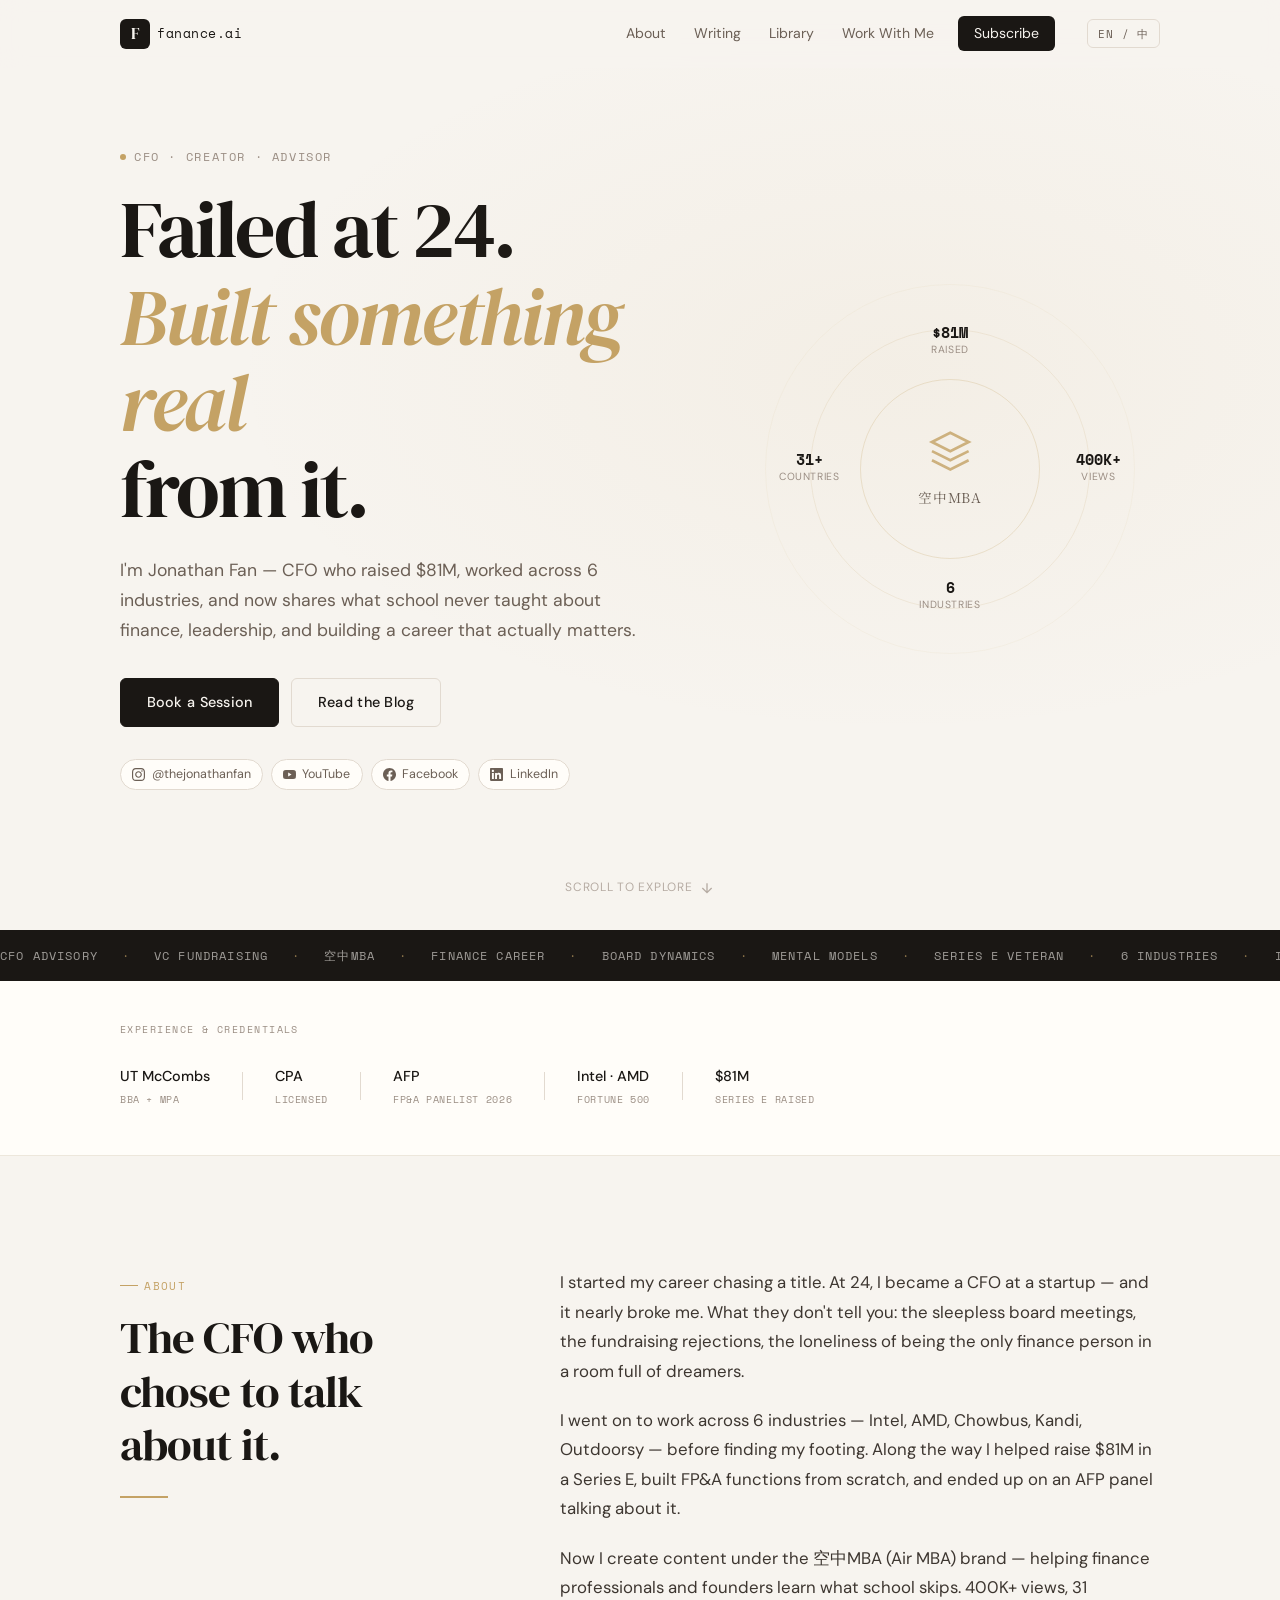
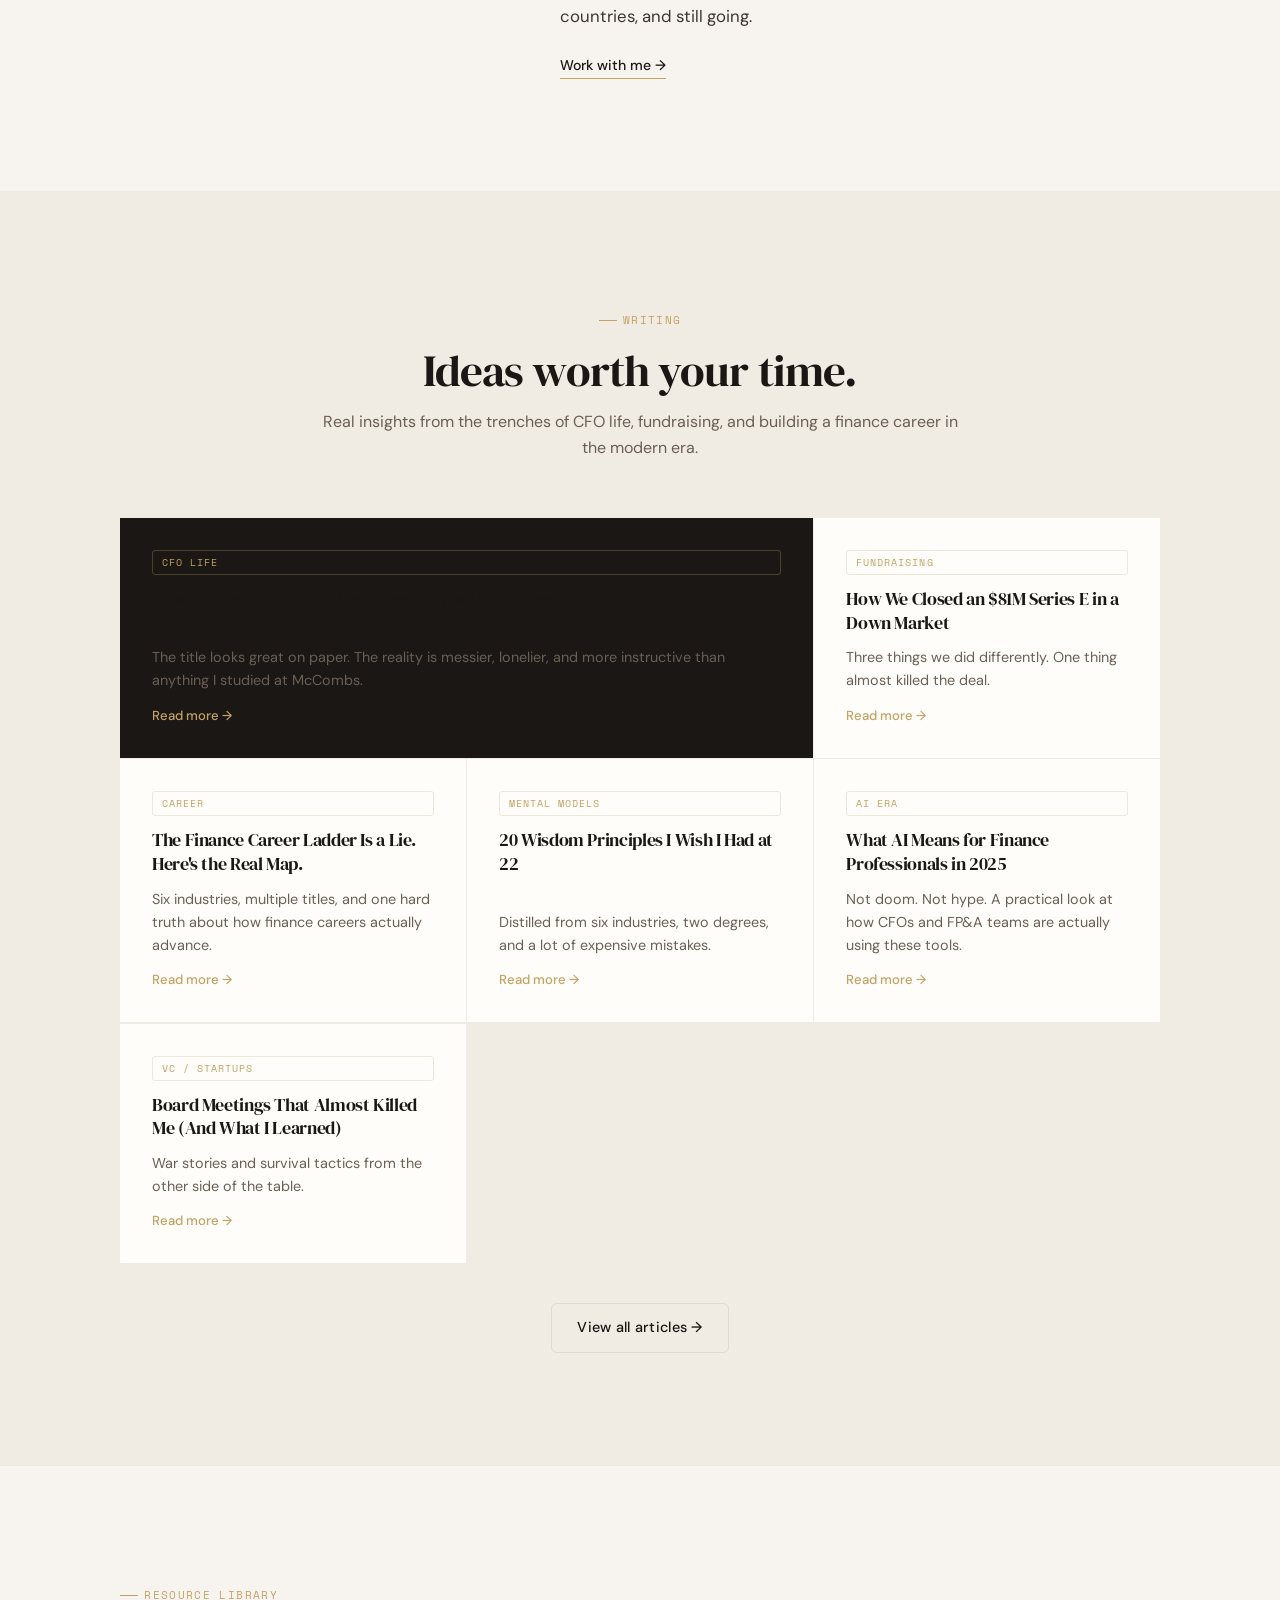
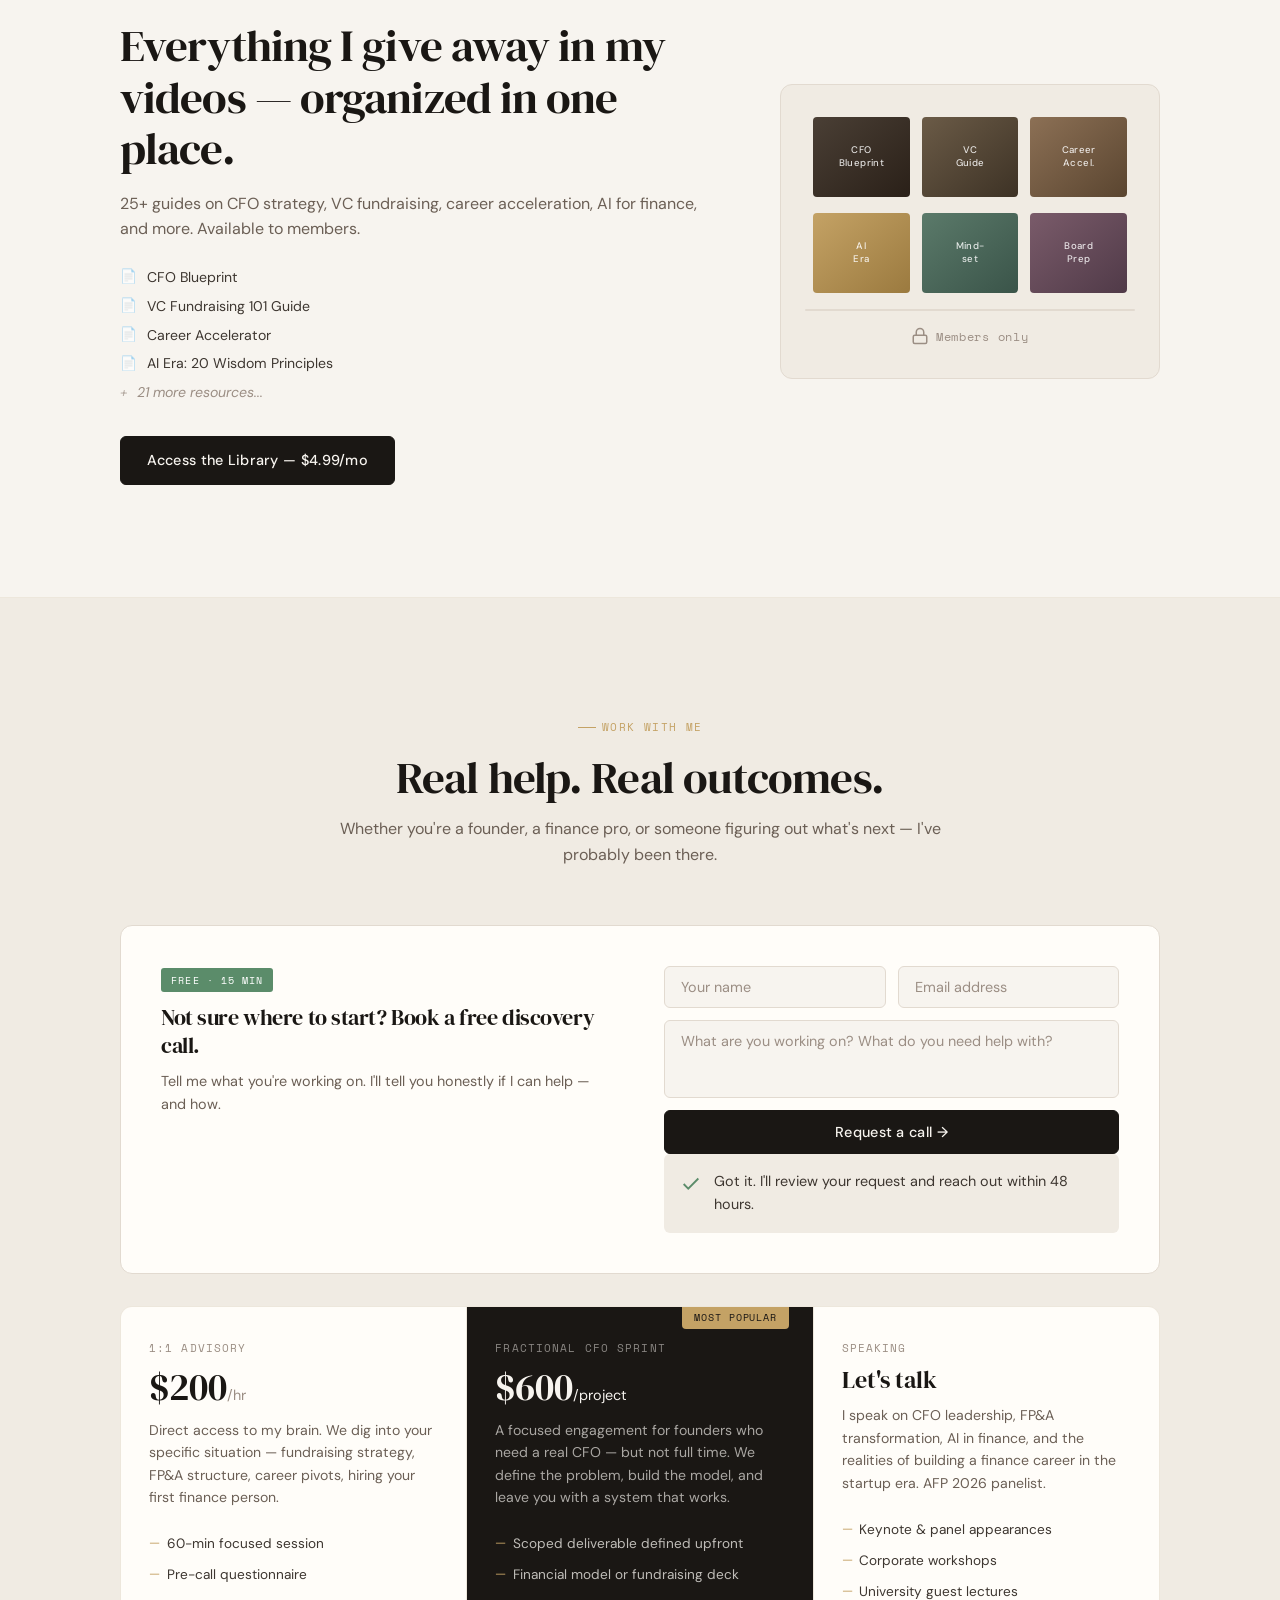
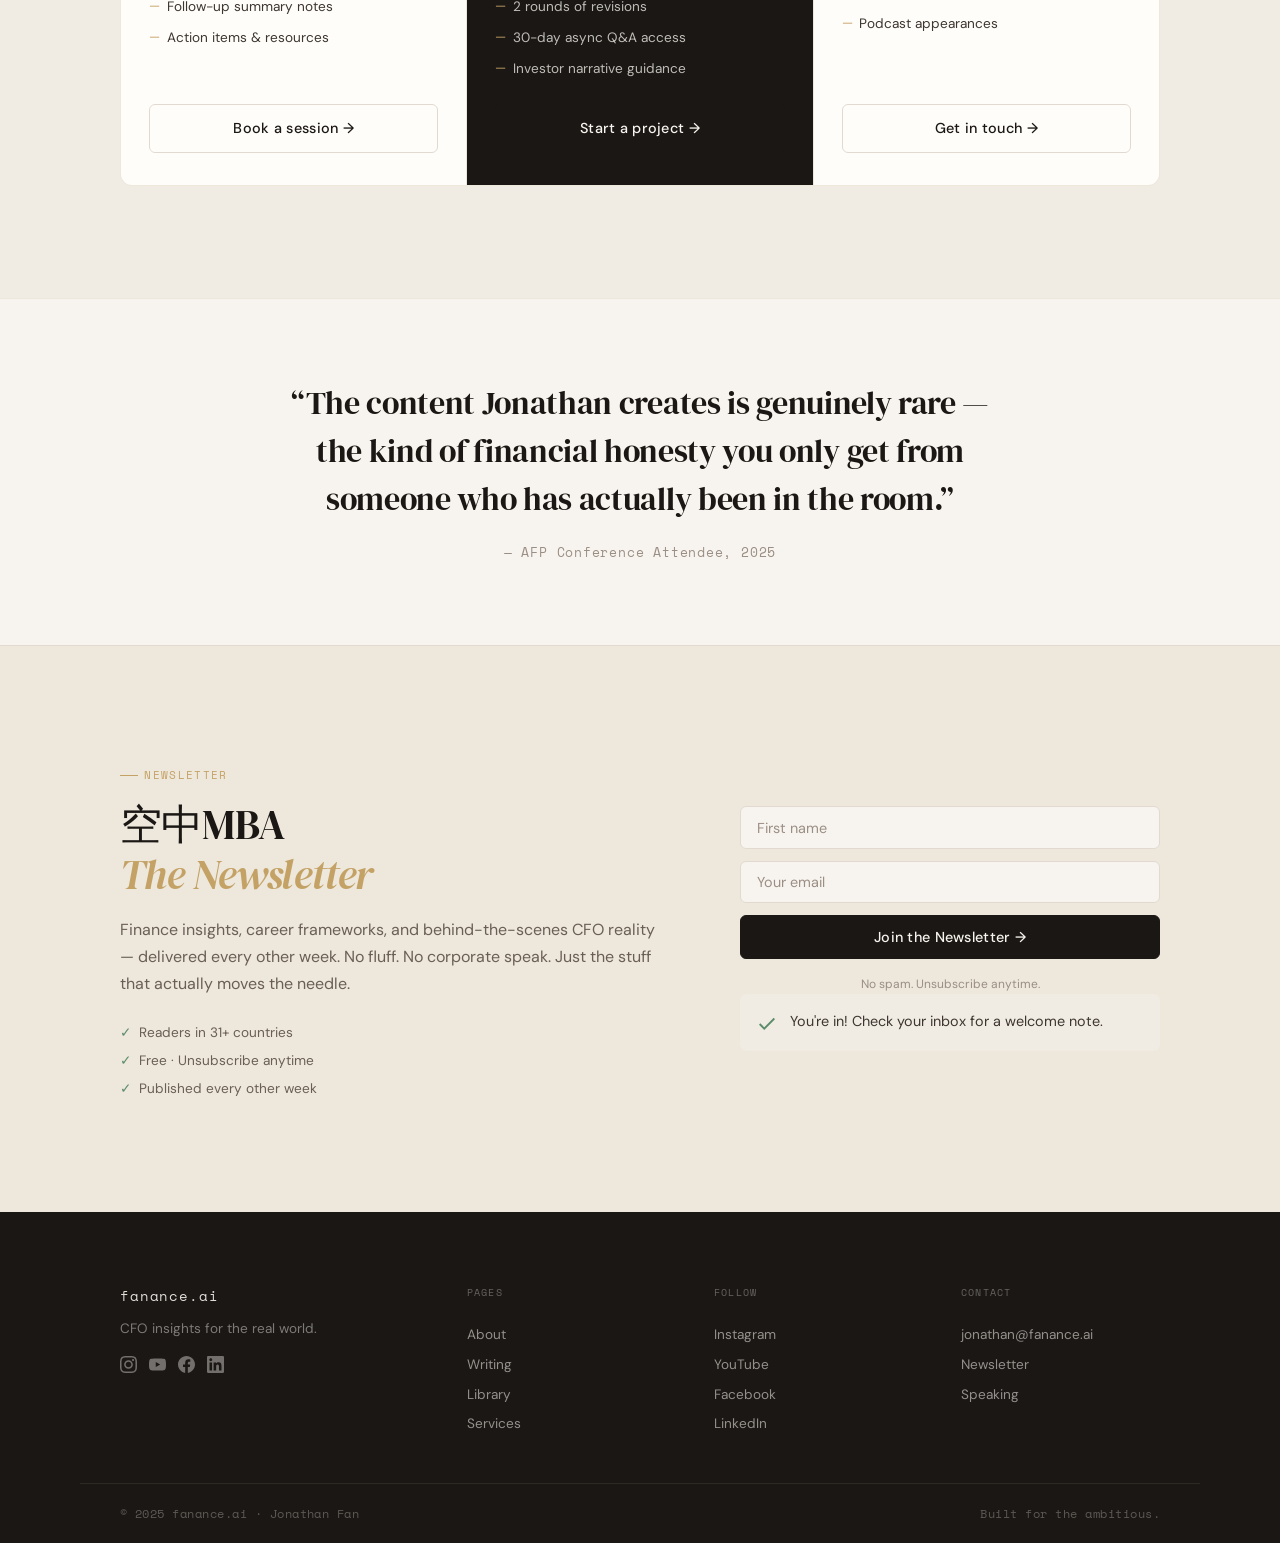
<file: index.html>
<!DOCTYPE html>
<html lang="en" data-lang="en">
<head>
  <meta charset="UTF-8" />
  <meta name="viewport" content="width=device-width, initial-scale=1.0" />
  <title>Fanance.ai — Jonathan Fan, CFO</title>
  <meta name="description" content="Jonathan Fan — CFO, content creator, and fractional finance advisor. Helping founders and finance pros build real careers." />
  <meta property="og:title" content="Fanance.ai — Jonathan Fan, CFO" />
  <meta property="og:description" content="CFO insights, fractional advisory, and a growing library of resources for ambitious finance professionals." />
  <meta property="og:url" content="https://fanance.ai" />
  <meta name="twitter:card" content="summary_large_image" />
  <link rel="preconnect" href="https://fonts.googleapis.com" />
  <link rel="preconnect" href="https://fonts.gstatic.com" crossorigin />
  <link href="https://fonts.googleapis.com/css2?family=DM+Sans:ital,opsz,wght@0,9..40,300;0,9..40,400;0,9..40,500;0,9..40,600;1,9..40,400&family=DM+Serif+Display:ital@0;1&family=Space+Mono:wght@400;700&family=Noto+Serif+TC:wght@300;400;500&display=swap" rel="stylesheet" />
  <link rel="stylesheet" href="styles.css" />
</head>
<body>

  <!-- NAV -->
  <header class="nav" id="nav">
    <div class="nav-inner">
      <a href="/" class="nav-logo">
        <span class="logo-mark">F</span><span class="logo-text">fanance.ai</span>
      </a>
      <nav class="nav-links" id="navLinks">
        <a href="#about" data-en="About" data-zh="關於我">About</a>
        <a href="blog.html" data-en="Writing" data-zh="文章">Writing</a>
        <a href="library.html" data-en="Library" data-zh="資源庫">Library</a>
        <a href="#services" data-en="Work With Me" data-zh="合作諮詢">Work With Me</a>
        <a href="#newsletter" class="nav-cta" data-en="Subscribe" data-zh="訂閱">Subscribe</a>
      </nav>
      <div class="nav-right">
        <button class="lang-toggle" id="langToggle" aria-label="Switch language">EN / 中</button>
        <button class="hamburger" id="hamburger" aria-label="Toggle menu" aria-expanded="false">
          <span></span><span></span><span></span>
        </button>
      </div>
    </div>
  </header>

  <!-- HERO -->
  <section class="hero" id="home">
    <div class="hero-inner">
      <div class="hero-text">
        <div class="hero-eyebrow">
          <span class="eyebrow-dot"></span>
          <span data-en="CFO · Creator · Advisor" data-zh="財務長 · 創作者 · 顧問">CFO · Creator · Advisor</span>
        </div>
        <h1 class="hero-headline">
          <span data-en="Failed at 24." data-zh="24歲當CFO，">Failed at 24.</span><br>
          <em data-en="Built something real" data-zh="然後失敗了—">Built something real</em><br>
          <span data-en="from it." data-zh="那才是真正的起點。">from it.</span>
        </h1>
        <p class="hero-sub" data-en="I'm Jonathan Fan — CFO who raised $81M, worked across 6 industries, and now shares what school never taught about finance, leadership, and building a career that actually matters." data-zh="我是 Jonathan Fan — 協助募資 $81M 的財務長，橫跨6個產業，現在分享學校從未教過的財務、領導力與職涯真相。">I'm Jonathan Fan — CFO who raised $81M, worked across 6 industries, and now shares what school never taught about finance, leadership, and building a career that actually matters.</p>
        <div class="hero-actions">
          <a href="#services" class="btn btn-primary" data-en="Book a Session" data-zh="預約諮詢">Book a Session</a>
          <a href="blog.html" class="btn btn-ghost" data-en="Read the Blog" data-zh="閱讀文章">Read the Blog</a>
        </div>
        <div class="hero-social-strip">
          <a href="https://www.instagram.com/thejonathanfan" target="_blank" rel="noopener" class="social-pill">
            <svg width="13" height="13" viewBox="0 0 24 24" fill="currentColor"><path d="M12 2.163c3.204 0 3.584.012 4.85.07 3.252.148 4.771 1.691 4.919 4.919.058 1.265.069 1.645.069 4.849 0 3.205-.012 3.584-.069 4.849-.149 3.225-1.664 4.771-4.919 4.919-1.266.058-1.644.07-4.85.07-3.204 0-3.584-.012-4.849-.07-3.26-.149-4.771-1.699-4.919-4.92-.058-1.265-.07-1.644-.07-4.849 0-3.204.013-3.583.07-4.849.149-3.227 1.664-4.771 4.919-4.919 1.266-.057 1.645-.069 4.849-.069zm0-2.163c-3.259 0-3.667.014-4.947.072-4.358.2-6.78 2.618-6.98 6.98-.059 1.281-.073 1.689-.073 4.948 0 3.259.014 3.668.072 4.948.2 4.358 2.618 6.78 6.98 6.98 1.281.058 1.689.072 4.948.072 3.259 0 3.668-.014 4.948-.072 4.354-.2 6.782-2.618 6.979-6.98.059-1.28.073-1.689.073-4.948 0-3.259-.014-3.667-.072-4.947-.196-4.354-2.617-6.78-6.979-6.98-1.281-.059-1.69-.073-4.949-.073zm0 5.838c-3.403 0-6.162 2.759-6.162 6.162s2.759 6.163 6.162 6.163 6.162-2.759 6.162-6.163c0-3.403-2.759-6.162-6.162-6.162zm0 10.162c-2.209 0-4-1.79-4-4 0-2.209 1.791-4 4-4s4 1.791 4 4c0 2.21-1.791 4-4 4zm6.406-11.845c-.796 0-1.441.645-1.441 1.44s.645 1.44 1.441 1.44c.795 0 1.439-.645 1.439-1.44s-.644-1.44-1.439-1.44z"/></svg>
            @thejonathanfan
          </a>
          <a href="https://www.youtube.com/@TheJonFan" target="_blank" rel="noopener" class="social-pill">
            <svg width="13" height="13" viewBox="0 0 24 24" fill="currentColor"><path d="M23.498 6.186a3.016 3.016 0 0 0-2.122-2.136C19.505 3.545 12 3.545 12 3.545s-7.505 0-9.377.505A3.017 3.017 0 0 0 .502 6.186C0 8.07 0 12 0 12s0 3.93.502 5.814a3.016 3.016 0 0 0 2.122 2.136c1.871.505 9.376.505 9.376.505s7.505 0 9.377-.505a3.015 3.015 0 0 0 2.122-2.136C24 15.93 24 12 24 12s0-3.93-.502-5.814zM9.545 15.568V8.432L15.818 12l-6.273 3.568z"/></svg>
            YouTube
          </a>
          <a href="https://www.facebook.com/jonathanfanCFO" target="_blank" rel="noopener" class="social-pill">
            <svg width="13" height="13" viewBox="0 0 24 24" fill="currentColor"><path d="M24 12.073c0-6.627-5.373-12-12-12s-12 5.373-12 12c0 5.99 4.388 10.954 10.125 11.854v-8.385H7.078v-3.47h3.047V9.43c0-3.007 1.792-4.669 4.533-4.669 1.312 0 2.686.235 2.686.235v2.953H15.83c-1.491 0-1.956.925-1.956 1.874v2.25h3.328l-.532 3.47h-2.796v8.385C19.612 23.027 24 18.062 24 12.073z"/></svg>
            Facebook
          </a>
          <a href="https://www.linkedin.com/in/jonfan" target="_blank" rel="noopener" class="social-pill">
            <svg width="13" height="13" viewBox="0 0 24 24" fill="currentColor"><path d="M20.447 20.452h-3.554v-5.569c0-1.328-.027-3.037-1.852-3.037-1.853 0-2.136 1.445-2.136 2.939v5.667H9.351V9h3.414v1.561h.046c.477-.9 1.637-1.85 3.37-1.85 3.601 0 4.267 2.37 4.267 5.455v6.286zM5.337 7.433c-1.144 0-2.063-.926-2.063-2.065 0-1.138.92-2.063 2.063-2.063 1.14 0 2.064.925 2.064 2.063 0 1.139-.925 2.065-2.064 2.065zm1.782 13.019H3.555V9h3.564v11.452zM22.225 0H1.771C.792 0 0 .774 0 1.729v20.542C0 23.227.792 24 1.771 24h20.451C23.2 24 24 23.227 24 22.271V1.729C24 .774 23.2 0 22.222 0h.003z"/></svg>
            LinkedIn
          </a>
        </div>
      </div>
      <div class="hero-visual">
        <div class="hero-graphic">
          <div class="graphic-ring ring-1"></div>
          <div class="graphic-ring ring-2"></div>
          <div class="graphic-ring ring-3"></div>
          <div class="graphic-center">
            <div class="graphic-icon">
              <svg width="44" height="44" viewBox="0 0 24 24" fill="none" stroke="currentColor" stroke-width="1.5"><path d="M12 2L2 7l10 5 10-5-10-5z"/><path d="M2 17l10 5 10-5"/><path d="M2 12l10 5 10-5"/></svg>
            </div>
            <span class="graphic-label">空中MBA</span>
          </div>
          <div class="graphic-stat gs-1"><span class="gs-num">$81M</span><span class="gs-text" data-en="Raised" data-zh="募資">Raised</span></div>
          <div class="graphic-stat gs-2"><span class="gs-num">400K+</span><span class="gs-text" data-en="Views" data-zh="觀看">Views</span></div>
          <div class="graphic-stat gs-3"><span class="gs-num">6</span><span class="gs-text" data-en="Industries" data-zh="產業">Industries</span></div>
          <div class="graphic-stat gs-4"><span class="gs-num">31+</span><span class="gs-text" data-en="Countries" data-zh="國家">Countries</span></div>
        </div>
      </div>
    </div>
    <div class="hero-scroll-hint">
      <span data-en="Scroll to explore" data-zh="向下探索">Scroll to explore</span>
      <svg width="16" height="16" viewBox="0 0 24 24" fill="none" stroke="currentColor" stroke-width="2"><path d="M12 5v14M5 12l7 7 7-7"/></svg>
    </div>
  </section>

  <!-- MARQUEE -->
  <div class="marquee-strip" aria-hidden="true">
    <div class="marquee-track">
      <span>CFO Advisory</span><span class="marquee-dot">·</span>
      <span>VC Fundraising</span><span class="marquee-dot">·</span>
      <span>空中MBA</span><span class="marquee-dot">·</span>
      <span>Finance Career</span><span class="marquee-dot">·</span>
      <span>Board Dynamics</span><span class="marquee-dot">·</span>
      <span>Mental Models</span><span class="marquee-dot">·</span>
      <span>Series E Veteran</span><span class="marquee-dot">·</span>
      <span>6 Industries</span><span class="marquee-dot">·</span>
      <span>Intel · AMD · Chowbus</span><span class="marquee-dot">·</span>
      <span>UT McCombs</span><span class="marquee-dot">·</span>
      <span>CPA · AFP Panelist</span><span class="marquee-dot">·</span>
      <span>CFO Advisory</span><span class="marquee-dot">·</span>
      <span>VC Fundraising</span><span class="marquee-dot">·</span>
      <span>空中MBA</span><span class="marquee-dot">·</span>
      <span>Finance Career</span><span class="marquee-dot">·</span>
      <span>Board Dynamics</span><span class="marquee-dot">·</span>
      <span>Mental Models</span><span class="marquee-dot">·</span>
    </div>
  </div>

  <!-- CREDS BAR -->
  <section class="creds-section">
    <div class="container">
      <p class="creds-label" data-en="Experience &amp; credentials" data-zh="經歷與資歷">Experience &amp; credentials</p>
      <div class="creds-row">
        <div class="cred-item">
          <span class="cred-name">UT McCombs</span>
          <span class="cred-detail">BBA + MPA</span>
        </div>
        <div class="cred-divider"></div>
        <div class="cred-item">
          <span class="cred-name">CPA</span>
          <span class="cred-detail" data-en="Licensed" data-zh="持照">Licensed</span>
        </div>
        <div class="cred-divider"></div>
        <div class="cred-item">
          <span class="cred-name">AFP</span>
          <span class="cred-detail" data-en="FP&amp;A Panelist 2026" data-zh="FP&A 講者 2026">FP&amp;A Panelist 2026</span>
        </div>
        <div class="cred-divider"></div>
        <div class="cred-item">
          <span class="cred-name">Intel · AMD</span>
          <span class="cred-detail" data-en="Fortune 500" data-zh="財星500大">Fortune 500</span>
        </div>
        <div class="cred-divider"></div>
        <div class="cred-item">
          <span class="cred-name">$81M</span>
          <span class="cred-detail" data-en="Series E Raised" data-zh="E輪募資">Series E Raised</span>
        </div>
      </div>
    </div>
  </section>

  <!-- ABOUT -->
  <section class="about-section" id="about">
    <div class="container about-grid">
      <div class="about-left">
        <div class="section-tag" data-en="About" data-zh="關於我">About</div>
        <h2 data-en="The CFO who chose to talk about it." data-zh="選擇說出來的那個財務長。">The CFO who chose to talk about it.</h2>
        <div class="about-divider"></div>
      </div>
      <div class="about-right">
        <p data-en="I started my career chasing a title. At 24, I became a CFO at a startup — and it nearly broke me. What they don't tell you: the sleepless board meetings, the fundraising rejections, the loneliness of being the only finance person in a room full of dreamers." data-zh="我的職涯從追逐頭銜開始。24歲，我成為一家新創的財務長，差點把自己壓垮。沒人告訴你：熬夜的董事會、一次次的募資失敗、在一群夢想家中獨撐財務的孤獨感。">I started my career chasing a title. At 24, I became a CFO at a startup — and it nearly broke me. What they don't tell you: the sleepless board meetings, the fundraising rejections, the loneliness of being the only finance person in a room full of dreamers.</p>
        <p data-en="I went on to work across 6 industries — Intel, AMD, Chowbus, Kandi, Outdoorsy — before finding my footing. Along the way I helped raise $81M in a Series E, built FP&amp;A functions from scratch, and ended up on an AFP panel talking about it." data-zh="我橫跨6個產業——Intel、AMD、Chowbus、Kandi、Outdoorsy——直到找到自己的位置。過程中協助完成 $81M 的 E 輪募資，從零建立 FP&A 團隊，最後在 AFP 論壇上分享這一切。">I went on to work across 6 industries — Intel, AMD, Chowbus, Kandi, Outdoorsy — before finding my footing. Along the way I helped raise $81M in a Series E, built FP&amp;A functions from scratch, and ended up on an AFP panel talking about it.</p>
        <p data-en="Now I create content under the 空中MBA (Air MBA) brand — helping finance professionals and founders learn what school skips. 400K+ views, 31 countries, and still going." data-zh="現在我用「空中MBA」品牌持續創作——讓財務人與創業者學到學校跳過的東西。400K+ 觀看，橫跨31個國家，還在繼續。">Now I create content under the 空中MBA (Air MBA) brand — helping finance professionals and founders learn what school skips. 400K+ views, 31 countries, and still going.</p>
        <a href="#services" class="about-cta" data-en="Work with me →" data-zh="與我合作 →">Work with me →</a>
      </div>
    </div>
  </section>

  <!-- BLOG PREVIEW -->
  <section class="topics-section" id="writing">
    <div class="container">
      <div class="section-header">
        <div class="section-tag" data-en="Writing" data-zh="文章">Writing</div>
        <h2 data-en="Ideas worth your time." data-zh="值得你花時間的洞見。">Ideas worth your time.</h2>
        <p class="section-sub" data-en="Real insights from the trenches of CFO life, fundraising, and building a finance career in the modern era." data-zh="來自財務長戰場的真實洞見——募資、職涯，與現代財務人的生存之道。">Real insights from the trenches of CFO life, fundraising, and building a finance career in the modern era.</p>
      </div>
      <div class="posts-grid">
        <article class="post-card post-card--featured">
          <div class="post-tag" data-en="CFO Life" data-zh="財務長日常">CFO Life</div>
          <h3 data-en="What No One Tells You About Becoming a CFO Before 30" data-zh="30歲前當CFO，沒人告訴你的事">What No One Tells You About Becoming a CFO Before 30</h3>
          <p data-en="The title looks great on paper. The reality is messier, lonelier, and more instructive than anything I studied at McCombs." data-zh="頭銜在紙上很好看，現實卻更混亂、更孤獨，也比我在 McCombs 學過的任何東西更有啟發。">The title looks great on paper. The reality is messier, lonelier, and more instructive than anything I studied at McCombs.</p>
          <a href="blog.html" class="post-link" data-en="Read more →" data-zh="繼續閱讀 →">Read more →</a>
        </article>
        <article class="post-card">
          <div class="post-tag" data-en="Fundraising" data-zh="募資">Fundraising</div>
          <h3 data-en="How We Closed an $81M Series E in a Down Market" data-zh="在熊市中完成 $81M E 輪募資">How We Closed an $81M Series E in a Down Market</h3>
          <p data-en="Three things we did differently. One thing almost killed the deal." data-zh="我們做了三件不一樣的事，其中一件差點毀掉整個交易。">Three things we did differently. One thing almost killed the deal.</p>
          <a href="blog.html" class="post-link" data-en="Read more →" data-zh="繼續閱讀 →">Read more →</a>
        </article>
        <article class="post-card">
          <div class="post-tag" data-en="Career" data-zh="職涯">Career</div>
          <h3 data-en="The Finance Career Ladder Is a Lie. Here's the Real Map." data-zh="財務職涯的晉升階梯是謊言，這才是真正的地圖。">The Finance Career Ladder Is a Lie. Here's the Real Map.</h3>
          <p data-en="Six industries, multiple titles, and one hard truth about how finance careers actually advance." data-zh="六個產業、多個頭銜，以及一個關於財務職涯如何真正晉升的殘酷真相。">Six industries, multiple titles, and one hard truth about how finance careers actually advance.</p>
          <a href="blog.html" class="post-link" data-en="Read more →" data-zh="繼續閱讀 →">Read more →</a>
        </article>
        <article class="post-card">
          <div class="post-tag" data-en="Mental Models" data-zh="思維模型">Mental Models</div>
          <h3 data-en="20 Wisdom Principles I Wish I Had at 22" data-zh="我希望22歲就知道的20條智慧法則">20 Wisdom Principles I Wish I Had at 22</h3>
          <p data-en="Distilled from six industries, two degrees, and a lot of expensive mistakes." data-zh="從六個產業、兩個學位和無數代價昂貴的錯誤中提煉而來。">Distilled from six industries, two degrees, and a lot of expensive mistakes.</p>
          <a href="blog.html" class="post-link" data-en="Read more →" data-zh="繼續閱讀 →">Read more →</a>
        </article>
        <article class="post-card">
          <div class="post-tag" data-en="AI Era" data-zh="AI時代">AI Era</div>
          <h3 data-en="What AI Means for Finance Professionals in 2025" data-zh="AI 對財務人的意義：2025年版">What AI Means for Finance Professionals in 2025</h3>
          <p data-en="Not doom. Not hype. A practical look at how CFOs and FP&amp;A teams are actually using these tools." data-zh="不是末日，也不是炒作——實際看 CFO 和 FP&A 團隊如何使用這些工具。">Not doom. Not hype. A practical look at how CFOs and FP&amp;A teams are actually using these tools.</p>
          <a href="blog.html" class="post-link" data-en="Read more →" data-zh="繼續閱讀 →">Read more →</a>
        </article>
        <article class="post-card">
          <div class="post-tag" data-en="VC / Startups" data-zh="創業 / VC">VC / Startups</div>
          <h3 data-en="Board Meetings That Almost Killed Me (And What I Learned)" data-zh="差點害死我的董事會議（以及我學到的事）">Board Meetings That Almost Killed Me (And What I Learned)</h3>
          <p data-en="War stories and survival tactics from the other side of the table." data-zh="來自桌子另一端的戰場故事與生存戰術。">War stories and survival tactics from the other side of the table.</p>
          <a href="blog.html" class="post-link" data-en="Read more →" data-zh="繼續閱讀 →">Read more →</a>
        </article>
      </div>
      <div class="section-footer-link">
        <a href="blog.html" class="btn btn-outline" data-en="View all articles →" data-zh="查看所有文章 →">View all articles →</a>
      </div>
    </div>
  </section>

  <!-- LIBRARY TEASER -->
  <section class="library-teaser">
    <div class="container">
      <div class="library-teaser-inner">
        <div class="library-teaser-left">
          <div class="section-tag" data-en="Resource Library" data-zh="資源庫">Resource Library</div>
          <h2 data-en="Everything I give away in my videos — organized in one place." data-zh="我在影片中免費分享的所有資源，整理在同一個地方。">Everything I give away in my videos — organized in one place.</h2>
          <p data-en="25+ guides on CFO strategy, VC fundraising, career acceleration, AI for finance, and more. Available to members." data-zh="25+ 份指南，涵蓋 CFO 策略、VC 募資、職涯加速、財務AI等。限會員使用。">25+ guides on CFO strategy, VC fundraising, career acceleration, AI for finance, and more. Available to members.</p>
          <div class="library-resource-list">
            <div class="lib-item"><span class="lib-icon">📄</span><span data-en="CFO Blueprint" data-zh="CFO 藍圖">CFO Blueprint</span></div>
            <div class="lib-item"><span class="lib-icon">📄</span><span data-en="VC Fundraising 101 Guide" data-zh="VC 募資入門指南">VC Fundraising 101 Guide</span></div>
            <div class="lib-item"><span class="lib-icon">📄</span><span data-en="Career Accelerator" data-zh="職涯加速指南">Career Accelerator</span></div>
            <div class="lib-item"><span class="lib-icon">📄</span><span data-en="AI Era: 20 Wisdom Principles" data-zh="AI時代20條智慧">AI Era: 20 Wisdom Principles</span></div>
            <div class="lib-item lib-item--more"><span class="lib-icon">+</span><span data-en="21 more resources..." data-zh="另外21份資源...">21 more resources...</span></div>
          </div>
          <a href="library.html" class="btn btn-primary" data-en="Access the Library — $4.99/mo" data-zh="進入資源庫 — $4.99/月">Access the Library — $4.99/mo</a>
        </div>
        <div class="library-teaser-right">
          <div class="library-shelf">
            <div class="shelf-row">
              <div class="shelf-book sb-1"><span>CFO<br>Blueprint</span></div>
              <div class="shelf-book sb-2"><span>VC<br>Guide</span></div>
              <div class="shelf-book sb-3"><span>Career<br>Accel.</span></div>
            </div>
            <div class="shelf-row">
              <div class="shelf-book sb-4"><span>AI<br>Era</span></div>
              <div class="shelf-book sb-5"><span>Mind-<br>set</span></div>
              <div class="shelf-book sb-6"><span>Board<br>Prep</span></div>
            </div>
            <div class="shelf-line"></div>
            <div class="shelf-lock">
              <svg width="18" height="18" viewBox="0 0 24 24" fill="none" stroke="currentColor" stroke-width="2"><rect x="3" y="11" width="18" height="11" rx="2" ry="2"></rect><path d="M7 11V7a5 5 0 0 1 10 0v4"></path></svg>
              <span data-en="Members only" data-zh="限會員">Members only</span>
            </div>
          </div>
        </div>
      </div>
    </div>
  </section>

  <!-- SERVICES -->
  <section class="services-section" id="services">
    <div class="container">
      <div class="section-header">
        <div class="section-tag" data-en="Work With Me" data-zh="合作方式">Work With Me</div>
        <h2 data-en="Real help. Real outcomes." data-zh="真實的幫助，真實的成果。">Real help. Real outcomes.</h2>
        <p class="section-sub" data-en="Whether you're a founder, a finance pro, or someone figuring out what's next — I've probably been there." data-zh="無論你是創業者、財務人，還是正在思考下一步的人——我很可能走過同樣的路。">Whether you're a founder, a finance pro, or someone figuring out what's next — I've probably been there.</p>
      </div>

      <!-- Free consult banner -->
      <div class="consult-banner">
        <div class="consult-banner-left">
          <span class="badge-free" data-en="Free · 15 min" data-zh="免費 · 15分鐘">Free · 15 min</span>
          <h3 data-en="Not sure where to start? Book a free discovery call." data-zh="不確定從哪裡開始？預約免費探索通話。">Not sure where to start? Book a free discovery call.</h3>
          <p data-en="Tell me what you're working on. I'll tell you honestly if I can help — and how." data-zh="告訴我你在做什麼，我會誠實地告訴你我能不能幫上忙，以及怎麼幫。">Tell me what you're working on. I'll tell you honestly if I can help — and how.</p>
        </div>
        <div class="consult-banner-right">
          <form class="consult-form" id="consultForm">
            <div class="form-row">
              <input type="text" name="name" placeholder="Your name" required class="form-input" />
              <input type="email" name="email" placeholder="Email address" required class="form-input" />
            </div>
            <textarea name="message" placeholder="What are you working on? What do you need help with?" rows="3" required class="form-input"></textarea>
            <button type="submit" class="btn btn-primary btn-full" id="consultBtn">
              <span data-en="Request a call →" data-zh="申請通話 →">Request a call →</span>
            </button>
          </form>
          <div class="form-success" id="consultSuccess" hidden>
            <svg width="22" height="22" viewBox="0 0 24 24" fill="none" stroke="currentColor" stroke-width="2"><polyline points="20 6 9 17 4 12"></polyline></svg>
            <p data-en="Got it. I'll review your request and reach out within 48 hours." data-zh="收到了。我會審核您的申請並在48小時內回覆。">Got it. I'll review your request and reach out within 48 hours.</p>
          </div>
        </div>
      </div>

      <!-- Pricing -->
      <div class="pricing-grid">
        <div class="pricing-card fade-up">
          <div class="pricing-card-top">
            <div class="pricing-label" data-en="1:1 Advisory" data-zh="一對一顧問">1:1 Advisory</div>
            <div class="pricing-price">$200<span data-en="/hr" data-zh="/小時">/hr</span></div>
            <p class="pricing-desc" data-en="Direct access to my brain. We dig into your specific situation — fundraising strategy, FP&amp;A structure, career pivots, hiring your first finance person." data-zh="直接與我討論。深入分析你的具體情況——募資策略、FP&A 架構、職涯轉型、招募第一位財務人員。">Direct access to my brain. We dig into your specific situation — fundraising strategy, FP&amp;A structure, career pivots, hiring your first finance person.</p>
          </div>
          <ul class="pricing-features">
            <li data-en="60-min focused session" data-zh="60分鐘聚焦會議">60-min focused session</li>
            <li data-en="Pre-call questionnaire" data-zh="事前問卷">Pre-call questionnaire</li>
            <li data-en="Follow-up summary notes" data-zh="事後摘要筆記">Follow-up summary notes</li>
            <li data-en="Action items &amp; resources" data-zh="行動項目與資源">Action items &amp; resources</li>
          </ul>
          <a href="mailto:jonathan@fanance.ai?subject=1:1%20Advisory%20Session" class="btn btn-outline btn-full" data-en="Book a session →" data-zh="預約會議 →">Book a session →</a>
        </div>
        <div class="pricing-card pricing-card--featured fade-up">
          <div class="pricing-badge" data-en="Most popular" data-zh="最受歡迎">Most popular</div>
          <div class="pricing-card-top">
            <div class="pricing-label" data-en="Fractional CFO Sprint" data-zh="分散式財務長衝刺">Fractional CFO Sprint</div>
            <div class="pricing-price">$600<span data-en="/project" data-zh="/專案">/project</span></div>
            <p class="pricing-desc" data-en="A focused engagement for founders who need a real CFO — but not full time. We define the problem, build the model, and leave you with a system that works." data-zh="專為需要真正 CFO 但不需全職的創業者設計。我們定義問題、建立模型，並為你留下一套可運作的系統。">A focused engagement for founders who need a real CFO — but not full time. We define the problem, build the model, and leave you with a system that works.</p>
          </div>
          <ul class="pricing-features">
            <li data-en="Scoped deliverable defined upfront" data-zh="事先明確定義交付項目">Scoped deliverable defined upfront</li>
            <li data-en="Financial model or fundraising deck" data-zh="財務模型或募資簡報">Financial model or fundraising deck</li>
            <li data-en="2 rounds of revisions" data-zh="2輪修改">2 rounds of revisions</li>
            <li data-en="30-day async Q&amp;A access" data-zh="30天非同步問答">30-day async Q&amp;A access</li>
            <li data-en="Investor narrative guidance" data-zh="投資者敘事指導">Investor narrative guidance</li>
          </ul>
          <a href="mailto:jonathan@fanance.ai?subject=Fractional%20CFO%20Sprint" class="btn btn-primary btn-full" data-en="Start a project →" data-zh="開始專案 →">Start a project →</a>
        </div>
        <div class="pricing-card fade-up">
          <div class="pricing-card-top">
            <div class="pricing-label" data-en="Speaking" data-zh="演講">Speaking</div>
            <div class="pricing-price pricing-price--sm" data-en="Let's talk" data-zh="讓我們談談">Let's talk</div>
            <p class="pricing-desc" data-en="I speak on CFO leadership, FP&amp;A transformation, AI in finance, and the realities of building a finance career in the startup era. AFP 2026 panelist." data-zh="我演講主題涵蓋 CFO 領導力、FP&A 轉型、財務AI，以及在新創時代建立財務職涯的真實面貌。AFP 2026講者。">I speak on CFO leadership, FP&amp;A transformation, AI in finance, and the realities of building a finance career in the startup era. AFP 2026 panelist.</p>
          </div>
          <ul class="pricing-features">
            <li data-en="Keynote &amp; panel appearances" data-zh="主題演講與小組討論">Keynote &amp; panel appearances</li>
            <li data-en="Corporate workshops" data-zh="企業工作坊">Corporate workshops</li>
            <li data-en="University guest lectures" data-zh="大學客座演講">University guest lectures</li>
            <li data-en="Podcast appearances" data-zh="Podcast 受訪">Podcast appearances</li>
          </ul>
          <a href="mailto:jonathan@fanance.ai?subject=Speaking%20Inquiry" class="btn btn-outline btn-full" data-en="Get in touch →" data-zh="聯絡我 →">Get in touch →</a>
        </div>
      </div>
    </div>
  </section>

  <!-- PULL QUOTE -->
  <section class="pullquote-section">
    <div class="container">
      <blockquote class="pullquote">
        <p data-en="&ldquo;The content Jonathan creates is genuinely rare — the kind of financial honesty you only get from someone who has actually been in the room.&rdquo;" data-zh="「Jonathan 創作的內容真的很罕見——那種財務上的誠實，只有真正待過那個房間的人才能給出。」">&ldquo;The content Jonathan creates is genuinely rare — the kind of financial honesty you only get from someone who has actually been in the room.&rdquo;</p>
        <cite>— AFP Conference Attendee, 2025</cite>
      </blockquote>
    </div>
  </section>

  <!-- NEWSLETTER -->
  <section class="newsletter-section" id="newsletter">
    <div class="container">
      <div class="newsletter-inner">
        <div class="newsletter-left">
          <div class="section-tag" data-en="Newsletter" data-zh="電子報">Newsletter</div>
          <h2>空中MBA<br><em data-en="The Newsletter" data-zh="電子報">The Newsletter</em></h2>
          <p data-en="Finance insights, career frameworks, and behind-the-scenes CFO reality — delivered every other week. No fluff. No corporate speak. Just the stuff that actually moves the needle." data-zh="財務洞見、職涯框架，以及財務長真實日常——每兩週一次。沒有廢話，沒有企業套話，只有真正有用的東西。">Finance insights, career frameworks, and behind-the-scenes CFO reality — delivered every other week. No fluff. No corporate speak. Just the stuff that actually moves the needle.</p>
          <ul class="newsletter-proof">
            <li data-en="Readers in 31+ countries" data-zh="來自31+個國家的讀者">Readers in 31+ countries</li>
            <li data-en="Free · Unsubscribe anytime" data-zh="免費 · 隨時退訂">Free · Unsubscribe anytime</li>
            <li data-en="Published every other week" data-zh="每兩週發行">Published every other week</li>
          </ul>
        </div>
        <div class="newsletter-right">
          <form class="newsletter-form" id="newsletterForm">
            <input type="text" name="name" placeholder="First name" required class="form-input" />
            <input type="email" name="email" placeholder="Your email" required class="form-input" />
            <button type="submit" class="btn btn-primary btn-full" id="newsletterBtn">
              <span data-en="Join the Newsletter →" data-zh="加入電子報 →">Join the Newsletter →</span>
            </button>
            <p class="form-disclaimer" data-en="No spam. Unsubscribe anytime." data-zh="不發垃圾郵件，隨時可以退訂。">No spam. Unsubscribe anytime.</p>
          </form>
          <div class="form-success" id="newsletterSuccess" hidden>
            <svg width="22" height="22" viewBox="0 0 24 24" fill="none" stroke="currentColor" stroke-width="2"><polyline points="20 6 9 17 4 12"></polyline></svg>
            <p data-en="You're in! Check your inbox for a welcome note." data-zh="成功訂閱！請查看收件匣的歡迎信。">You're in! Check your inbox for a welcome note.</p>
          </div>
        </div>
      </div>
    </div>
  </section>

  <!-- FOOTER -->
  <footer class="footer">
    <div class="container footer-inner">
      <div class="footer-brand">
        <a href="/" class="footer-logo">fanance.ai</a>
        <p data-en="CFO insights for the real world." data-zh="給真實世界的財務長洞見。">CFO insights for the real world.</p>
        <div class="footer-socials">
          <a href="https://www.instagram.com/thejonathanfan" target="_blank" rel="noopener" aria-label="Instagram">
            <svg width="17" height="17" viewBox="0 0 24 24" fill="currentColor"><path d="M12 2.163c3.204 0 3.584.012 4.85.07 3.252.148 4.771 1.691 4.919 4.919.058 1.265.069 1.645.069 4.849 0 3.205-.012 3.584-.069 4.849-.149 3.225-1.664 4.771-4.919 4.919-1.266.058-1.644.07-4.85.07-3.204 0-3.584-.012-4.849-.07-3.26-.149-4.771-1.699-4.919-4.92-.058-1.265-.07-1.644-.07-4.849 0-3.204.013-3.583.07-4.849.149-3.227 1.664-4.771 4.919-4.919 1.266-.057 1.645-.069 4.849-.069zm0-2.163c-3.259 0-3.667.014-4.947.072-4.358.2-6.78 2.618-6.98 6.98-.059 1.281-.073 1.689-.073 4.948 0 3.259.014 3.668.072 4.948.2 4.358 2.618 6.78 6.98 6.98 1.281.058 1.689.072 4.948.072 3.259 0 3.668-.014 4.948-.072 4.354-.2 6.782-2.618 6.979-6.98.059-1.28.073-1.689.073-4.948 0-3.259-.014-3.667-.072-4.947-.196-4.354-2.617-6.78-6.979-6.98-1.281-.059-1.69-.073-4.949-.073zm0 5.838c-3.403 0-6.162 2.759-6.162 6.162s2.759 6.163 6.162 6.163 6.162-2.759 6.162-6.163c0-3.403-2.759-6.162-6.162-6.162zm0 10.162c-2.209 0-4-1.79-4-4 0-2.209 1.791-4 4-4s4 1.791 4 4c0 2.21-1.791 4-4 4zm6.406-11.845c-.796 0-1.441.645-1.441 1.44s.645 1.44 1.441 1.44c.795 0 1.439-.645 1.439-1.44s-.644-1.44-1.439-1.44z"/></svg>
          </a>
          <a href="https://www.youtube.com/@TheJonFan" target="_blank" rel="noopener" aria-label="YouTube">
            <svg width="17" height="17" viewBox="0 0 24 24" fill="currentColor"><path d="M23.498 6.186a3.016 3.016 0 0 0-2.122-2.136C19.505 3.545 12 3.545 12 3.545s-7.505 0-9.377.505A3.017 3.017 0 0 0 .502 6.186C0 8.07 0 12 0 12s0 3.93.502 5.814a3.016 3.016 0 0 0 2.122 2.136c1.871.505 9.376.505 9.376.505s7.505 0 9.377-.505a3.015 3.015 0 0 0 2.122-2.136C24 15.93 24 12 24 12s0-3.93-.502-5.814zM9.545 15.568V8.432L15.818 12l-6.273 3.568z"/></svg>
          </a>
          <a href="https://www.facebook.com/jonathanfanCFO" target="_blank" rel="noopener" aria-label="Facebook">
            <svg width="17" height="17" viewBox="0 0 24 24" fill="currentColor"><path d="M24 12.073c0-6.627-5.373-12-12-12s-12 5.373-12 12c0 5.99 4.388 10.954 10.125 11.854v-8.385H7.078v-3.47h3.047V9.43c0-3.007 1.792-4.669 4.533-4.669 1.312 0 2.686.235 2.686.235v2.953H15.83c-1.491 0-1.956.925-1.956 1.874v2.25h3.328l-.532 3.47h-2.796v8.385C19.612 23.027 24 18.062 24 12.073z"/></svg>
          </a>
          <a href="https://www.linkedin.com/in/jonfan" target="_blank" rel="noopener" aria-label="LinkedIn">
            <svg width="17" height="17" viewBox="0 0 24 24" fill="currentColor"><path d="M20.447 20.452h-3.554v-5.569c0-1.328-.027-3.037-1.852-3.037-1.853 0-2.136 1.445-2.136 2.939v5.667H9.351V9h3.414v1.561h.046c.477-.9 1.637-1.85 3.37-1.85 3.601 0 4.267 2.37 4.267 5.455v6.286zM5.337 7.433c-1.144 0-2.063-.926-2.063-2.065 0-1.138.92-2.063 2.063-2.063 1.14 0 2.064.925 2.064 2.063 0 1.139-.925 2.065-2.064 2.065zm1.782 13.019H3.555V9h3.564v11.452zM22.225 0H1.771C.792 0 0 .774 0 1.729v20.542C0 23.227.792 24 1.771 24h20.451C23.2 24 24 23.227 24 22.271V1.729C24 .774 23.2 0 22.222 0h.003z"/></svg>
          </a>
        </div>
      </div>
      <div class="footer-links">
        <div class="footer-col">
          <h4 data-en="Pages" data-zh="頁面">Pages</h4>
          <a href="#about" data-en="About" data-zh="關於我">About</a>
          <a href="blog.html" data-en="Writing" data-zh="文章">Writing</a>
          <a href="library.html" data-en="Library" data-zh="資源庫">Library</a>
          <a href="#services" data-en="Services" data-zh="服務">Services</a>
        </div>
        <div class="footer-col">
          <h4 data-en="Follow" data-zh="追蹤">Follow</h4>
          <a href="https://www.instagram.com/thejonathanfan" target="_blank" rel="noopener">Instagram</a>
          <a href="https://www.youtube.com/@TheJonFan" target="_blank" rel="noopener">YouTube</a>
          <a href="https://www.facebook.com/jonathanfanCFO" target="_blank" rel="noopener">Facebook</a>
          <a href="https://www.linkedin.com/in/jonfan" target="_blank" rel="noopener">LinkedIn</a>
        </div>
        <div class="footer-col">
          <h4 data-en="Contact" data-zh="聯絡方式">Contact</h4>
          <a href="mailto:jonathan@fanance.ai">jonathan@fanance.ai</a>
          <a href="#newsletter" data-en="Newsletter" data-zh="電子報">Newsletter</a>
          <a href="mailto:jonathan@fanance.ai?subject=Speaking%20Inquiry" data-en="Speaking" data-zh="演講邀請">Speaking</a>
        </div>
      </div>
    </div>
    <div class="footer-bottom">
      <div class="container footer-bottom-inner">
        <span>© 2025 fanance.ai · Jonathan Fan</span>
        <span data-en="Built for the ambitious." data-zh="為有抱負的人而建。">Built for the ambitious.</span>
      </div>
    </div>
  </footer>

  <script src="main.js"></script>
</body>
</html>
</file>
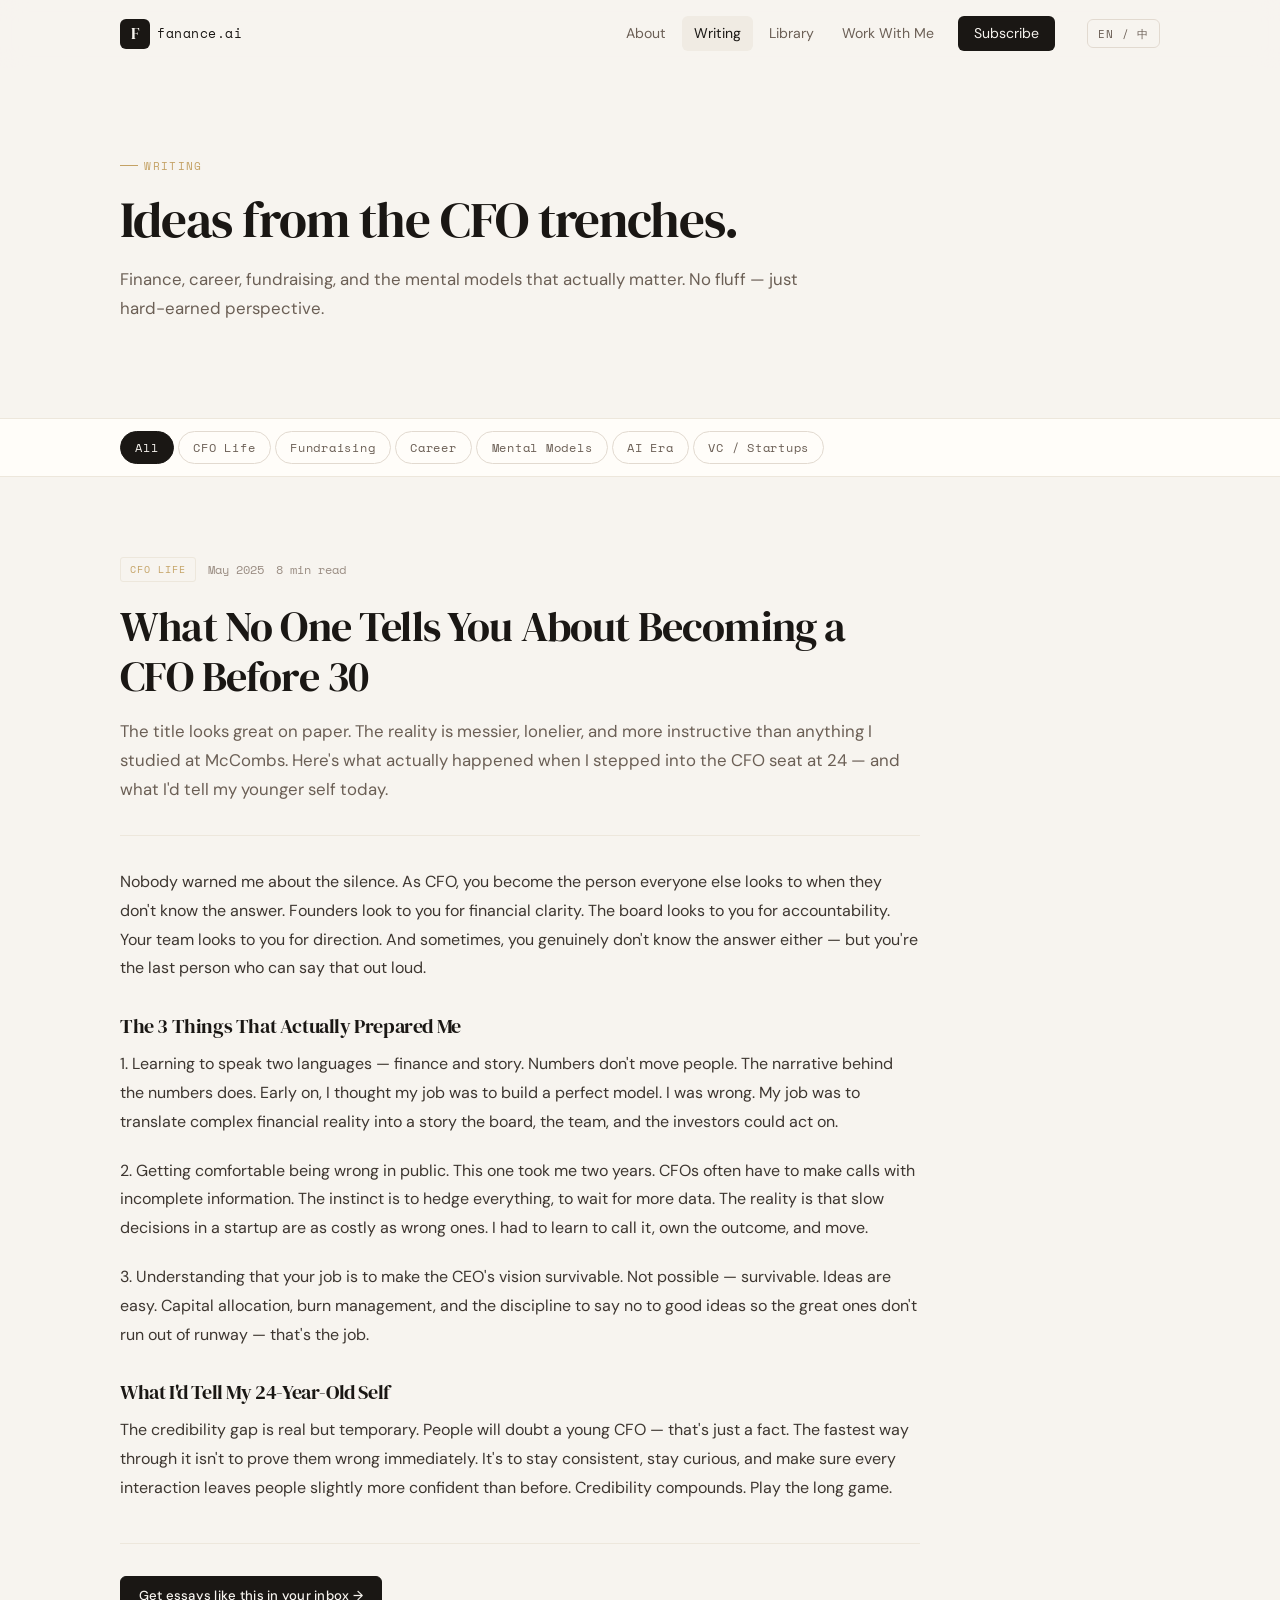
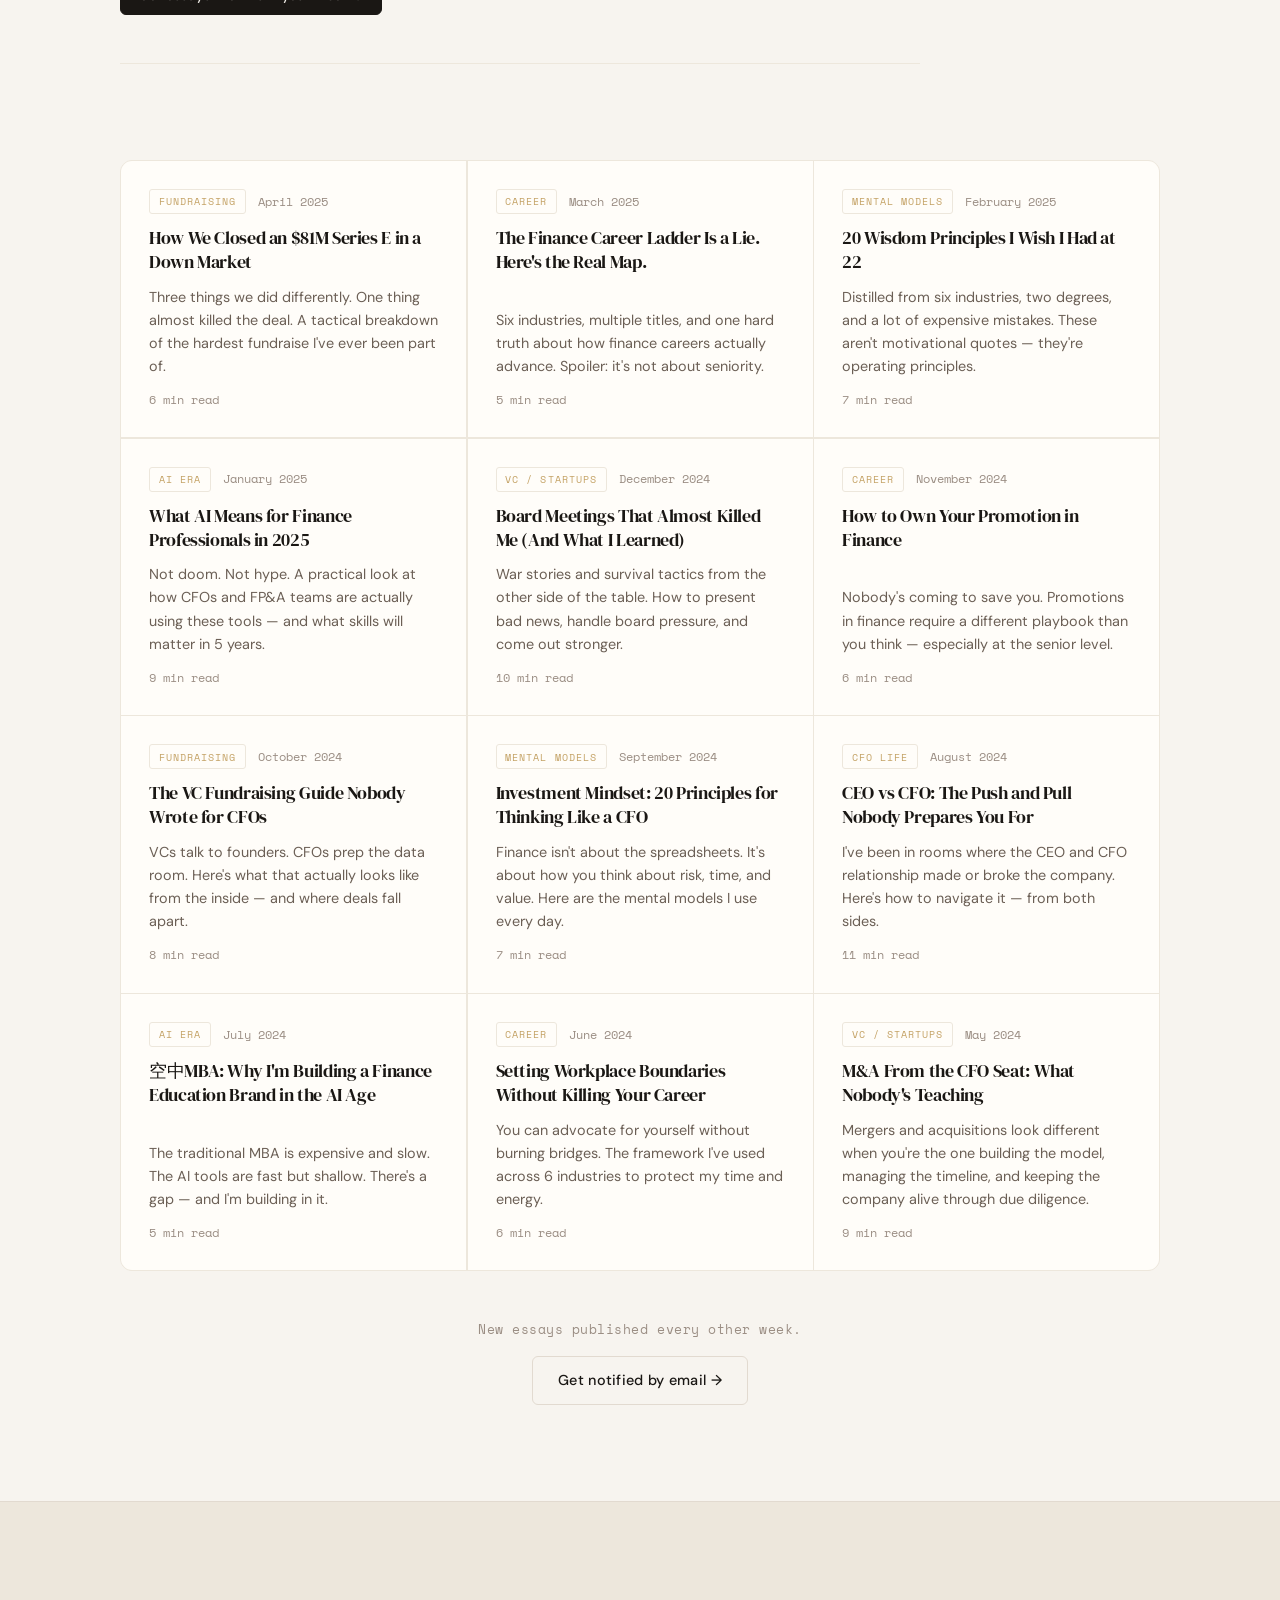
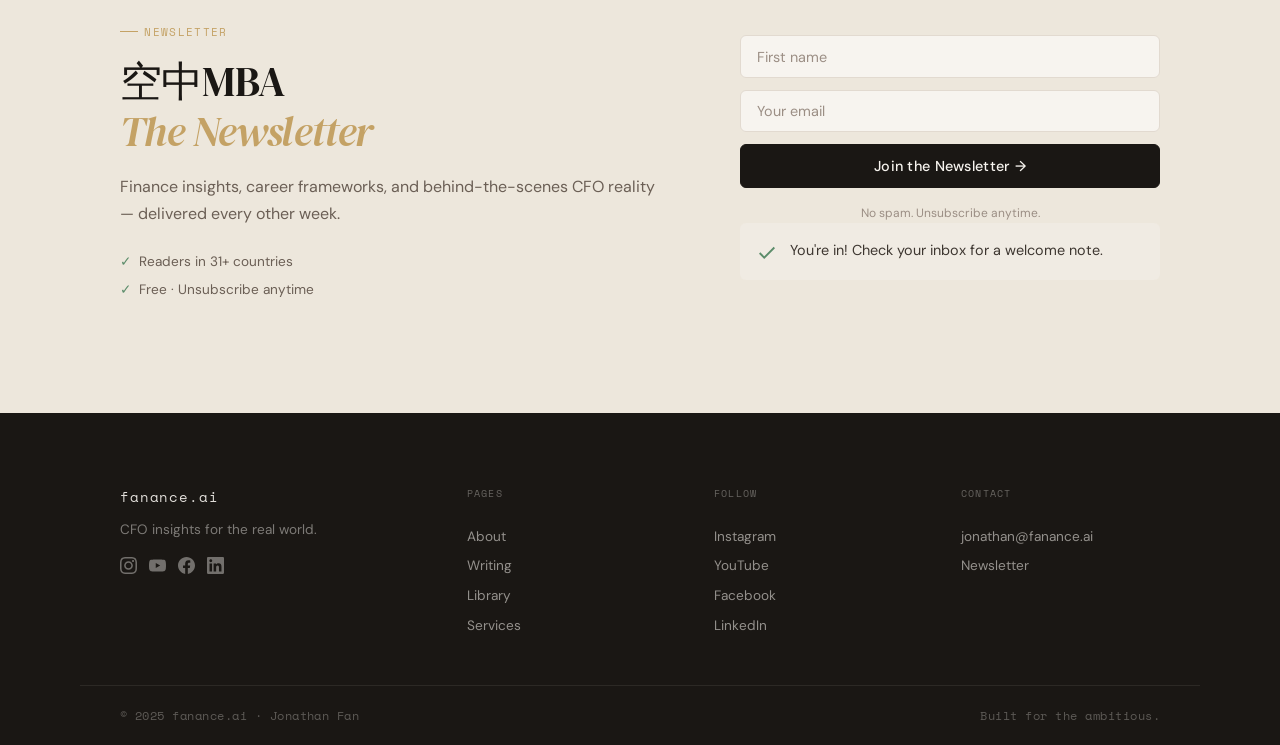
<file: blog.html>
<!DOCTYPE html>
<html lang="en" data-lang="en">
<head>
  <meta charset="UTF-8" />
  <meta name="viewport" content="width=device-width, initial-scale=1.0" />
  <title>Writing — Fanance.ai</title>
  <meta name="description" content="CFO life, fundraising strategy, career frameworks, and mental models from Jonathan Fan." />
  <link rel="preconnect" href="https://fonts.googleapis.com" />
  <link rel="preconnect" href="https://fonts.gstatic.com" crossorigin />
  <link href="https://fonts.googleapis.com/css2?family=DM+Sans:ital,opsz,wght@0,9..40,300;0,9..40,400;0,9..40,500;0,9..40,600;1,9..40,400&family=DM+Serif+Display:ital@0;1&family=Space+Mono:wght@400;700&family=Noto+Serif+TC:wght@300;400;500&display=swap" rel="stylesheet" />
  <link rel="stylesheet" href="styles.css" />
</head>
<body>

  <!-- NAV -->
  <header class="nav" id="nav">
    <div class="nav-inner">
      <a href="/" class="nav-logo">
        <span class="logo-mark">F</span><span class="logo-text">fanance.ai</span>
      </a>
      <nav class="nav-links" id="navLinks">
        <a href="/#about" data-en="About" data-zh="關於我">About</a>
        <a href="blog.html" class="active" data-en="Writing" data-zh="文章">Writing</a>
        <a href="library.html" data-en="Library" data-zh="資源庫">Library</a>
        <a href="/#services" data-en="Work With Me" data-zh="合作諮詢">Work With Me</a>
        <a href="/#newsletter" class="nav-cta" data-en="Subscribe" data-zh="訂閱">Subscribe</a>
      </nav>
      <div class="nav-right">
        <button class="lang-toggle" id="langToggle" aria-label="Switch language">EN / 中</button>
        <button class="hamburger" id="hamburger" aria-label="Toggle menu" aria-expanded="false">
          <span></span><span></span><span></span>
        </button>
      </div>
    </div>
  </header>

  <!-- BLOG HERO -->
  <section class="page-hero">
    <div class="container">
      <div class="page-hero-inner">
        <div class="section-tag" data-en="Writing" data-zh="文章">Writing</div>
        <h1 data-en="Ideas from the CFO trenches." data-zh="來自財務長戰壕的洞見。">Ideas from the CFO trenches.</h1>
        <p data-en="Finance, career, fundraising, and the mental models that actually matter. No fluff — just hard-earned perspective." data-zh="財務、職涯、募資，以及真正重要的思維模型。沒有廢話——只有辛苦換來的洞見。">Finance, career, fundraising, and the mental models that actually matter. No fluff — just hard-earned perspective.</p>
      </div>
    </div>
  </section>

  <!-- FILTER BAR -->
  <div class="blog-filter-bar">
    <div class="container">
      <div class="filter-pills" id="filterPills">
        <button class="filter-pill active" data-filter="all" data-en="All" data-zh="全部">All</button>
        <button class="filter-pill" data-filter="cfo" data-en="CFO Life" data-zh="財務長日常">CFO Life</button>
        <button class="filter-pill" data-filter="fundraising" data-en="Fundraising" data-zh="募資">Fundraising</button>
        <button class="filter-pill" data-filter="career" data-en="Career" data-zh="職涯">Career</button>
        <button class="filter-pill" data-filter="mental-models" data-en="Mental Models" data-zh="思維模型">Mental Models</button>
        <button class="filter-pill" data-filter="ai" data-en="AI Era" data-zh="AI時代">AI Era</button>
        <button class="filter-pill" data-filter="vc" data-en="VC / Startups" data-zh="創業 / VC">VC / Startups</button>
      </div>
    </div>
  </div>

  <!-- FEATURED POST -->
  <section class="blog-featured">
    <div class="container">
      <article class="featured-post" data-category="cfo" id="cfo-before-30">
        <div class="featured-post-meta">
          <span class="post-tag" data-en="CFO Life" data-zh="財務長日常">CFO Life</span>
          <span class="post-date">May 2025</span>
          <span class="post-read" data-en="8 min read" data-zh="8分鐘閱讀">8 min read</span>
        </div>
        <h2 data-en="What No One Tells You About Becoming a CFO Before 30" data-zh="30歲前當CFO，沒人告訴你的事">What No One Tells You About Becoming a CFO Before 30</h2>
        <p data-en="The title looks great on paper. The reality is messier, lonelier, and more instructive than anything I studied at McCombs. Here's what actually happened when I stepped into the CFO seat at 24 — and what I'd tell my younger self today." data-zh="頭銜在紙上很好看，現實卻更混亂、更孤獨，也比我在 McCombs 學過的任何東西更有啟發。以下是我24歲坐上財務長位置時真正發生的事——以及今天我想對年輕的自己說的話。">The title looks great on paper. The reality is messier, lonelier, and more instructive than anything I studied at McCombs. Here's what actually happened when I stepped into the CFO seat at 24 — and what I'd tell my younger self today.</p>
        <div class="featured-post-body">
          <p data-en="Nobody warned me about the silence. As CFO, you become the person everyone else looks to when they don't know the answer. Founders look to you for financial clarity. The board looks to you for accountability. Your team looks to you for direction. And sometimes, you genuinely don't know the answer either — but you're the last person who can say that out loud." data-zh="沒人警告我那種寂靜感。作為財務長，你成了所有人在不知道答案時會看向的那個人。創辦人向你尋求財務清晰度。董事會向你尋求問責。你的團隊向你尋求方向。有時，你也真的不知道答案——但你是最後一個能大聲說出來的人。">Nobody warned me about the silence. As CFO, you become the person everyone else looks to when they don't know the answer. Founders look to you for financial clarity. The board looks to you for accountability. Your team looks to you for direction. And sometimes, you genuinely don't know the answer either — but you're the last person who can say that out loud.</p>
          <h3 data-en="The 3 Things That Actually Prepared Me" data-zh="真正讓我準備好的3件事">The 3 Things That Actually Prepared Me</h3>
          <p data-en="1. Learning to speak two languages — finance and story. Numbers don't move people. The narrative behind the numbers does. Early on, I thought my job was to build a perfect model. I was wrong. My job was to translate complex financial reality into a story the board, the team, and the investors could act on." data-zh="1. 學會說兩種語言——財務和故事。數字不會打動人，數字背後的敘事才會。剛開始我以為我的工作是建立完美的模型。我錯了。我的工作是把複雜的財務現實轉化為董事會、團隊和投資人能夠採取行動的故事。">1. Learning to speak two languages — finance and story. Numbers don't move people. The narrative behind the numbers does. Early on, I thought my job was to build a perfect model. I was wrong. My job was to translate complex financial reality into a story the board, the team, and the investors could act on.</p>
          <p data-en="2. Getting comfortable being wrong in public. This one took me two years. CFOs often have to make calls with incomplete information. The instinct is to hedge everything, to wait for more data. The reality is that slow decisions in a startup are as costly as wrong ones. I had to learn to call it, own the outcome, and move." data-zh="2. 習慣在公開場合犯錯。這花了我兩年。財務長常常必須在資訊不完整的情況下做出判斷。直覺是對所有事情都保持模糊，等待更多數據。現實是，新創公司中緩慢的決策和錯誤的決策一樣代價高昂。我必須學會做出判斷、承擔結果、繼續前進。">2. Getting comfortable being wrong in public. This one took me two years. CFOs often have to make calls with incomplete information. The instinct is to hedge everything, to wait for more data. The reality is that slow decisions in a startup are as costly as wrong ones. I had to learn to call it, own the outcome, and move.</p>
          <p data-en="3. Understanding that your job is to make the CEO's vision survivable. Not possible — survivable. Ideas are easy. Capital allocation, burn management, and the discipline to say no to good ideas so the great ones don't run out of runway — that's the job." data-zh="3. 理解你的工作是讓 CEO 的願景能夠存活下來。不是讓它成為可能——而是讓它能存活。想法很容易，資本配置、燒錢管理，以及對好想法說不的紀律，這樣偉大的想法才不會耗盡資金——這才是工作的本質。">3. Understanding that your job is to make the CEO's vision survivable. Not possible — survivable. Ideas are easy. Capital allocation, burn management, and the discipline to say no to good ideas so the great ones don't run out of runway — that's the job.</p>
          <h3 data-en="What I'd Tell My 24-Year-Old Self" data-zh="我想對24歲的自己說什麼">What I'd Tell My 24-Year-Old Self</h3>
          <p data-en="The credibility gap is real but temporary. People will doubt a young CFO — that's just a fact. The fastest way through it isn't to prove them wrong immediately. It's to stay consistent, stay curious, and make sure every interaction leaves people slightly more confident than before. Credibility compounds. Play the long game." data-zh="信譽差距是真實的，但是暫時的。人們會懷疑年輕的財務長——這只是事實。穿越它最快的方式不是立即證明他們錯了，而是保持一致、保持好奇，並確保每次互動讓人們比之前更有信心一點點。信譽會複利增長，要打長遠戰。">The credibility gap is real but temporary. People will doubt a young CFO — that's just a fact. The fastest way through it isn't to prove them wrong immediately. It's to stay consistent, stay curious, and make sure every interaction leaves people slightly more confident than before. Credibility compounds. Play the long game.</p>
        </div>
        <div class="post-cta-strip">
          <a href="/#newsletter" class="btn btn-primary btn-sm" data-en="Get essays like this in your inbox →" data-zh="將這樣的文章發送到您的收件匣 →">Get essays like this in your inbox →</a>
        </div>
      </article>
    </div>
  </section>

  <!-- ALL POSTS GRID -->
  <section class="blog-grid-section">
    <div class="container">
      <div class="blog-posts-grid" id="blogPostsGrid">

        <article class="post-card fade-up" data-category="fundraising" id="series-e">
          <div class="post-card-meta">
            <span class="post-tag" data-en="Fundraising" data-zh="募資">Fundraising</span>
            <span class="post-date">April 2025</span>
          </div>
          <h3 data-en="How We Closed an $81M Series E in a Down Market" data-zh="在熊市中完成 $81M E 輪募資">How We Closed an $81M Series E in a Down Market</h3>
          <p data-en="Three things we did differently. One thing almost killed the deal. A tactical breakdown of the hardest fundraise I've ever been part of." data-zh="我們做了三件不一樣的事。有一件差點毀了交易。這是我參與過的最艱難的募資戰術分析。">Three things we did differently. One thing almost killed the deal. A tactical breakdown of the hardest fundraise I've ever been part of.</p>
          <span class="post-read" data-en="6 min read" data-zh="6分鐘閱讀">6 min read</span>
        </article>

        <article class="post-card fade-up" data-category="career" id="career-map">
          <div class="post-card-meta">
            <span class="post-tag" data-en="Career" data-zh="職涯">Career</span>
            <span class="post-date">March 2025</span>
          </div>
          <h3 data-en="The Finance Career Ladder Is a Lie. Here's the Real Map." data-zh="財務職涯的晉升階梯是謊言，這才是真正的地圖。">The Finance Career Ladder Is a Lie. Here's the Real Map.</h3>
          <p data-en="Six industries, multiple titles, and one hard truth about how finance careers actually advance. Spoiler: it's not about seniority." data-zh="六個產業、多個頭銜，以及一個關於財務職涯如何真正晉升的殘酷真相。劇透：這與資歷無關。">Six industries, multiple titles, and one hard truth about how finance careers actually advance. Spoiler: it's not about seniority.</p>
          <span class="post-read" data-en="5 min read" data-zh="5分鐘閱讀">5 min read</span>
        </article>

        <article class="post-card fade-up" data-category="mental-models" id="wisdom-20">
          <div class="post-card-meta">
            <span class="post-tag" data-en="Mental Models" data-zh="思維模型">Mental Models</span>
            <span class="post-date">February 2025</span>
          </div>
          <h3 data-en="20 Wisdom Principles I Wish I Had at 22" data-zh="我希望22歲就知道的20條智慧法則">20 Wisdom Principles I Wish I Had at 22</h3>
          <p data-en="Distilled from six industries, two degrees, and a lot of expensive mistakes. These aren't motivational quotes — they're operating principles." data-zh="從六個產業、兩個學位和無數代價昂貴的錯誤中提煉而來。這些不是勵志名言——而是操作原則。">Distilled from six industries, two degrees, and a lot of expensive mistakes. These aren't motivational quotes — they're operating principles.</p>
          <span class="post-read" data-en="7 min read" data-zh="7分鐘閱讀">7 min read</span>
        </article>

        <article class="post-card fade-up" data-category="ai" id="ai-finance">
          <div class="post-card-meta">
            <span class="post-tag" data-en="AI Era" data-zh="AI時代">AI Era</span>
            <span class="post-date">January 2025</span>
          </div>
          <h3 data-en="What AI Means for Finance Professionals in 2025" data-zh="AI 對財務人的意義：2025年版">What AI Means for Finance Professionals in 2025</h3>
          <p data-en="Not doom. Not hype. A practical look at how CFOs and FP&amp;A teams are actually using these tools — and what skills will matter in 5 years." data-zh="不是末日，也不是炒作。實際看 CFO 和 FP&A 團隊如何使用這些工具——以及5年後哪些技能將真正重要。">Not doom. Not hype. A practical look at how CFOs and FP&amp;A teams are actually using these tools — and what skills will matter in 5 years.</p>
          <span class="post-read" data-en="9 min read" data-zh="9分鐘閱讀">9 min read</span>
        </article>

        <article class="post-card fade-up" data-category="vc" id="board-meetings">
          <div class="post-card-meta">
            <span class="post-tag" data-en="VC / Startups" data-zh="創業 / VC">VC / Startups</span>
            <span class="post-date">December 2024</span>
          </div>
          <h3 data-en="Board Meetings That Almost Killed Me (And What I Learned)" data-zh="差點害死我的董事會議（以及我學到的事）">Board Meetings That Almost Killed Me (And What I Learned)</h3>
          <p data-en="War stories and survival tactics from the other side of the table. How to present bad news, handle board pressure, and come out stronger." data-zh="來自桌子另一端的戰場故事與生存戰術。如何呈報壞消息、應對董事會壓力，並變得更強大。">War stories and survival tactics from the other side of the table. How to present bad news, handle board pressure, and come out stronger.</p>
          <span class="post-read" data-en="10 min read" data-zh="10分鐘閱讀">10 min read</span>
        </article>

        <article class="post-card fade-up" data-category="career">
          <div class="post-card-meta">
            <span class="post-tag" data-en="Career" data-zh="職涯">Career</span>
            <span class="post-date">November 2024</span>
          </div>
          <h3 data-en="How to Own Your Promotion in Finance" data-zh="如何主動掌握財務職涯的晉升">How to Own Your Promotion in Finance</h3>
          <p data-en="Nobody's coming to save you. Promotions in finance require a different playbook than you think — especially at the senior level." data-zh="沒有人會來救你。財務職涯的晉升需要你想像中不同的打法——尤其是在高級職位。">Nobody's coming to save you. Promotions in finance require a different playbook than you think — especially at the senior level.</p>
          <span class="post-read" data-en="6 min read" data-zh="6分鐘閱讀">6 min read</span>
        </article>

        <article class="post-card fade-up" data-category="fundraising">
          <div class="post-card-meta">
            <span class="post-tag" data-en="Fundraising" data-zh="募資">Fundraising</span>
            <span class="post-date">October 2024</span>
          </div>
          <h3 data-en="The VC Fundraising Guide Nobody Wrote for CFOs" data-zh="沒人為財務長寫的 VC 募資指南">The VC Fundraising Guide Nobody Wrote for CFOs</h3>
          <p data-en="VCs talk to founders. CFOs prep the data room. Here's what that actually looks like from the inside — and where deals fall apart." data-zh="VC 跟創辦人談。財務長準備資料室。以下是真實的內部樣貌——以及交易在哪裡崩潰。">VCs talk to founders. CFOs prep the data room. Here's what that actually looks like from the inside — and where deals fall apart.</p>
          <span class="post-read" data-en="8 min read" data-zh="8分鐘閱讀">8 min read</span>
        </article>

        <article class="post-card fade-up" data-category="mental-models">
          <div class="post-card-meta">
            <span class="post-tag" data-en="Mental Models" data-zh="思維模型">Mental Models</span>
            <span class="post-date">September 2024</span>
          </div>
          <h3 data-en="Investment Mindset: 20 Principles for Thinking Like a CFO" data-zh="投資思維：像財務長一樣思考的20個原則">Investment Mindset: 20 Principles for Thinking Like a CFO</h3>
          <p data-en="Finance isn't about the spreadsheets. It's about how you think about risk, time, and value. Here are the mental models I use every day." data-zh="財務不是關於試算表的，而是關於你如何思考風險、時間和價值。以下是我每天使用的思維模型。">Finance isn't about the spreadsheets. It's about how you think about risk, time, and value. Here are the mental models I use every day.</p>
          <span class="post-read" data-en="7 min read" data-zh="7分鐘閱讀">7 min read</span>
        </article>

        <article class="post-card fade-up" data-category="cfo">
          <div class="post-card-meta">
            <span class="post-tag" data-en="CFO Life" data-zh="財務長日常">CFO Life</span>
            <span class="post-date">August 2024</span>
          </div>
          <h3 data-en="CEO vs CFO: The Push and Pull Nobody Prepares You For" data-zh="CEO 與 CFO：沒人告訴你的博弈">CEO vs CFO: The Push and Pull Nobody Prepares You For</h3>
          <p data-en="I've been in rooms where the CEO and CFO relationship made or broke the company. Here's how to navigate it — from both sides." data-zh="我待過一些讓 CEO 和 CFO 關係決定公司命運的房間。以下是如何從雙方角度駕馭這段關係。">I've been in rooms where the CEO and CFO relationship made or broke the company. Here's how to navigate it — from both sides.</p>
          <span class="post-read" data-en="11 min read" data-zh="11分鐘閱讀">11 min read</span>
        </article>

        <article class="post-card fade-up" data-category="ai">
          <div class="post-card-meta">
            <span class="post-tag" data-en="AI Era" data-zh="AI時代">AI Era</span>
            <span class="post-date">July 2024</span>
          </div>
          <h3 data-en="空中MBA: Why I'm Building a Finance Education Brand in the AI Age" data-zh="空中MBA：為什麼我在AI時代建立財務教育品牌">空中MBA: Why I'm Building a Finance Education Brand in the AI Age</h3>
          <p data-en="The traditional MBA is expensive and slow. The AI tools are fast but shallow. There's a gap — and I'm building in it." data-zh="傳統MBA既昂貴又緩慢。AI工具速度快但深度不足。中間有個差距——我正在那裡建設。">The traditional MBA is expensive and slow. The AI tools are fast but shallow. There's a gap — and I'm building in it.</p>
          <span class="post-read" data-en="5 min read" data-zh="5分鐘閱讀">5 min read</span>
        </article>

        <article class="post-card fade-up" data-category="career">
          <div class="post-card-meta">
            <span class="post-tag" data-en="Career" data-zh="職涯">Career</span>
            <span class="post-date">June 2024</span>
          </div>
          <h3 data-en="Setting Workplace Boundaries Without Killing Your Career" data-zh="設定職場界線而不毀掉職涯">Setting Workplace Boundaries Without Killing Your Career</h3>
          <p data-en="You can advocate for yourself without burning bridges. The framework I've used across 6 industries to protect my time and energy." data-zh="你可以為自己爭取利益而不傷害人際關係。我在6個產業中使用的保護時間和精力的框架。">You can advocate for yourself without burning bridges. The framework I've used across 6 industries to protect my time and energy.</p>
          <span class="post-read" data-en="6 min read" data-zh="6分鐘閱讀">6 min read</span>
        </article>

        <article class="post-card fade-up" data-category="vc">
          <div class="post-card-meta">
            <span class="post-tag" data-en="VC / Startups" data-zh="創業 / VC">VC / Startups</span>
            <span class="post-date">May 2024</span>
          </div>
          <h3 data-en="M&amp;A From the CFO Seat: What Nobody's Teaching" data-zh="從財務長視角看 M&amp;A：沒人在教的事">M&amp;A From the CFO Seat: What Nobody's Teaching</h3>
          <p data-en="Mergers and acquisitions look different when you're the one building the model, managing the timeline, and keeping the company alive through due diligence." data-zh="當你是那個建立模型、管理時間線、在盡職調查過程中維持公司運作的人時，M&A 看起來很不一樣。">Mergers and acquisitions look different when you're the one building the model, managing the timeline, and keeping the company alive through due diligence.</p>
          <span class="post-read" data-en="9 min read" data-zh="9分鐘閱讀">9 min read</span>
        </article>

      </div>

      <!-- Load more placeholder -->
      <div class="blog-load-more">
        <p class="load-more-note" data-en="New essays published every other week." data-zh="每兩週發布新文章。">New essays published every other week.</p>
        <a href="/#newsletter" class="btn btn-outline" data-en="Get notified by email →" data-zh="通過電子郵件獲得通知 →">Get notified by email →</a>
      </div>
    </div>
  </section>

  <!-- NEWSLETTER INLINE -->
  <section class="newsletter-section" id="newsletter">
    <div class="container">
      <div class="newsletter-inner">
        <div class="newsletter-left">
          <div class="section-tag" data-en="Newsletter" data-zh="電子報">Newsletter</div>
          <h2>空中MBA<br><em data-en="The Newsletter" data-zh="電子報">The Newsletter</em></h2>
          <p data-en="Finance insights, career frameworks, and behind-the-scenes CFO reality — delivered every other week." data-zh="財務洞見、職涯框架，以及財務長真實日常——每兩週一次。">Finance insights, career frameworks, and behind-the-scenes CFO reality — delivered every other week.</p>
          <ul class="newsletter-proof">
            <li data-en="Readers in 31+ countries" data-zh="來自31+個國家的讀者">Readers in 31+ countries</li>
            <li data-en="Free · Unsubscribe anytime" data-zh="免費 · 隨時退訂">Free · Unsubscribe anytime</li>
          </ul>
        </div>
        <div class="newsletter-right">
          <form class="newsletter-form" id="newsletterForm">
            <input type="text" name="name" placeholder="First name" required class="form-input" />
            <input type="email" name="email" placeholder="Your email" required class="form-input" />
            <button type="submit" class="btn btn-primary btn-full" id="newsletterBtn">
              <span data-en="Join the Newsletter →" data-zh="加入電子報 →">Join the Newsletter →</span>
            </button>
            <p class="form-disclaimer" data-en="No spam. Unsubscribe anytime." data-zh="不發垃圾郵件，隨時可以退訂。">No spam. Unsubscribe anytime.</p>
          </form>
          <div class="form-success" id="newsletterSuccess" hidden>
            <svg width="22" height="22" viewBox="0 0 24 24" fill="none" stroke="currentColor" stroke-width="2"><polyline points="20 6 9 17 4 12"></polyline></svg>
            <p data-en="You're in! Check your inbox for a welcome note." data-zh="成功訂閱！請查看收件匣的歡迎信。">You're in! Check your inbox for a welcome note.</p>
          </div>
        </div>
      </div>
    </div>
  </section>

  <!-- FOOTER -->
  <footer class="footer">
    <div class="container footer-inner">
      <div class="footer-brand">
        <a href="/" class="footer-logo">fanance.ai</a>
        <p data-en="CFO insights for the real world." data-zh="給真實世界的財務長洞見。">CFO insights for the real world.</p>
        <div class="footer-socials">
          <a href="https://www.instagram.com/thejonathanfan" target="_blank" rel="noopener" aria-label="Instagram">
            <svg width="17" height="17" viewBox="0 0 24 24" fill="currentColor"><path d="M12 2.163c3.204 0 3.584.012 4.85.07 3.252.148 4.771 1.691 4.919 4.919.058 1.265.069 1.645.069 4.849 0 3.205-.012 3.584-.069 4.849-.149 3.225-1.664 4.771-4.919 4.919-1.266.058-1.644.07-4.85.07-3.204 0-3.584-.012-4.849-.07-3.26-.149-4.771-1.699-4.919-4.92-.058-1.265-.07-1.644-.07-4.849 0-3.204.013-3.583.07-4.849.149-3.227 1.664-4.771 4.919-4.919 1.266-.057 1.645-.069 4.849-.069zm0-2.163c-3.259 0-3.667.014-4.947.072-4.358.2-6.78 2.618-6.98 6.98-.059 1.281-.073 1.689-.073 4.948 0 3.259.014 3.668.072 4.948.2 4.358 2.618 6.78 6.98 6.98 1.281.058 1.689.072 4.948.072 3.259 0 3.668-.014 4.948-.072 4.354-.2 6.782-2.618 6.979-6.98.059-1.28.073-1.689.073-4.948 0-3.259-.014-3.667-.072-4.947-.196-4.354-2.617-6.78-6.979-6.98-1.281-.059-1.69-.073-4.949-.073zm0 5.838c-3.403 0-6.162 2.759-6.162 6.162s2.759 6.163 6.162 6.163 6.162-2.759 6.162-6.163c0-3.403-2.759-6.162-6.162-6.162zm0 10.162c-2.209 0-4-1.79-4-4 0-2.209 1.791-4 4-4s4 1.791 4 4c0 2.21-1.791 4-4 4zm6.406-11.845c-.796 0-1.441.645-1.441 1.44s.645 1.44 1.441 1.44c.795 0 1.439-.645 1.439-1.44s-.644-1.44-1.439-1.44z"/></svg>
          </a>
          <a href="https://www.youtube.com/@TheJonFan" target="_blank" rel="noopener" aria-label="YouTube">
            <svg width="17" height="17" viewBox="0 0 24 24" fill="currentColor"><path d="M23.498 6.186a3.016 3.016 0 0 0-2.122-2.136C19.505 3.545 12 3.545 12 3.545s-7.505 0-9.377.505A3.017 3.017 0 0 0 .502 6.186C0 8.07 0 12 0 12s0 3.93.502 5.814a3.016 3.016 0 0 0 2.122 2.136c1.871.505 9.376.505 9.376.505s7.505 0 9.377-.505a3.015 3.015 0 0 0 2.122-2.136C24 15.93 24 12 24 12s0-3.93-.502-5.814zM9.545 15.568V8.432L15.818 12l-6.273 3.568z"/></svg>
          </a>
          <a href="https://www.facebook.com/jonathanfanCFO" target="_blank" rel="noopener" aria-label="Facebook">
            <svg width="17" height="17" viewBox="0 0 24 24" fill="currentColor"><path d="M24 12.073c0-6.627-5.373-12-12-12s-12 5.373-12 12c0 5.99 4.388 10.954 10.125 11.854v-8.385H7.078v-3.47h3.047V9.43c0-3.007 1.792-4.669 4.533-4.669 1.312 0 2.686.235 2.686.235v2.953H15.83c-1.491 0-1.956.925-1.956 1.874v2.25h3.328l-.532 3.47h-2.796v8.385C19.612 23.027 24 18.062 24 12.073z"/></svg>
          </a>
          <a href="https://www.linkedin.com/in/jonfan" target="_blank" rel="noopener" aria-label="LinkedIn">
            <svg width="17" height="17" viewBox="0 0 24 24" fill="currentColor"><path d="M20.447 20.452h-3.554v-5.569c0-1.328-.027-3.037-1.852-3.037-1.853 0-2.136 1.445-2.136 2.939v5.667H9.351V9h3.414v1.561h.046c.477-.9 1.637-1.85 3.37-1.85 3.601 0 4.267 2.37 4.267 5.455v6.286zM5.337 7.433c-1.144 0-2.063-.926-2.063-2.065 0-1.138.92-2.063 2.063-2.063 1.14 0 2.064.925 2.064 2.063 0 1.139-.925 2.065-2.064 2.065zm1.782 13.019H3.555V9h3.564v11.452zM22.225 0H1.771C.792 0 0 .774 0 1.729v20.542C0 23.227.792 24 1.771 24h20.451C23.2 24 24 23.227 24 22.271V1.729C24 .774 23.2 0 22.222 0h.003z"/></svg>
          </a>
        </div>
      </div>
      <div class="footer-links">
        <div class="footer-col">
          <h4 data-en="Pages" data-zh="頁面">Pages</h4>
          <a href="/#about" data-en="About" data-zh="關於我">About</a>
          <a href="blog.html" data-en="Writing" data-zh="文章">Writing</a>
          <a href="library.html" data-en="Library" data-zh="資源庫">Library</a>
          <a href="/#services" data-en="Services" data-zh="服務">Services</a>
        </div>
        <div class="footer-col">
          <h4 data-en="Follow" data-zh="追蹤">Follow</h4>
          <a href="https://www.instagram.com/thejonathanfan" target="_blank" rel="noopener">Instagram</a>
          <a href="https://www.youtube.com/@TheJonFan" target="_blank" rel="noopener">YouTube</a>
          <a href="https://www.facebook.com/jonathanfanCFO" target="_blank" rel="noopener">Facebook</a>
          <a href="https://www.linkedin.com/in/jonfan" target="_blank" rel="noopener">LinkedIn</a>
        </div>
        <div class="footer-col">
          <h4 data-en="Contact" data-zh="聯絡方式">Contact</h4>
          <a href="mailto:jonathan@fanance.ai">jonathan@fanance.ai</a>
          <a href="#newsletter" data-en="Newsletter" data-zh="電子報">Newsletter</a>
        </div>
      </div>
    </div>
    <div class="footer-bottom">
      <div class="container footer-bottom-inner">
        <span>© 2025 fanance.ai · Jonathan Fan</span>
        <span data-en="Built for the ambitious." data-zh="為有抱負的人而建。">Built for the ambitious.</span>
      </div>
    </div>
  </footer>

  <script src="main.js"></script>
</body>
</html>
</file>
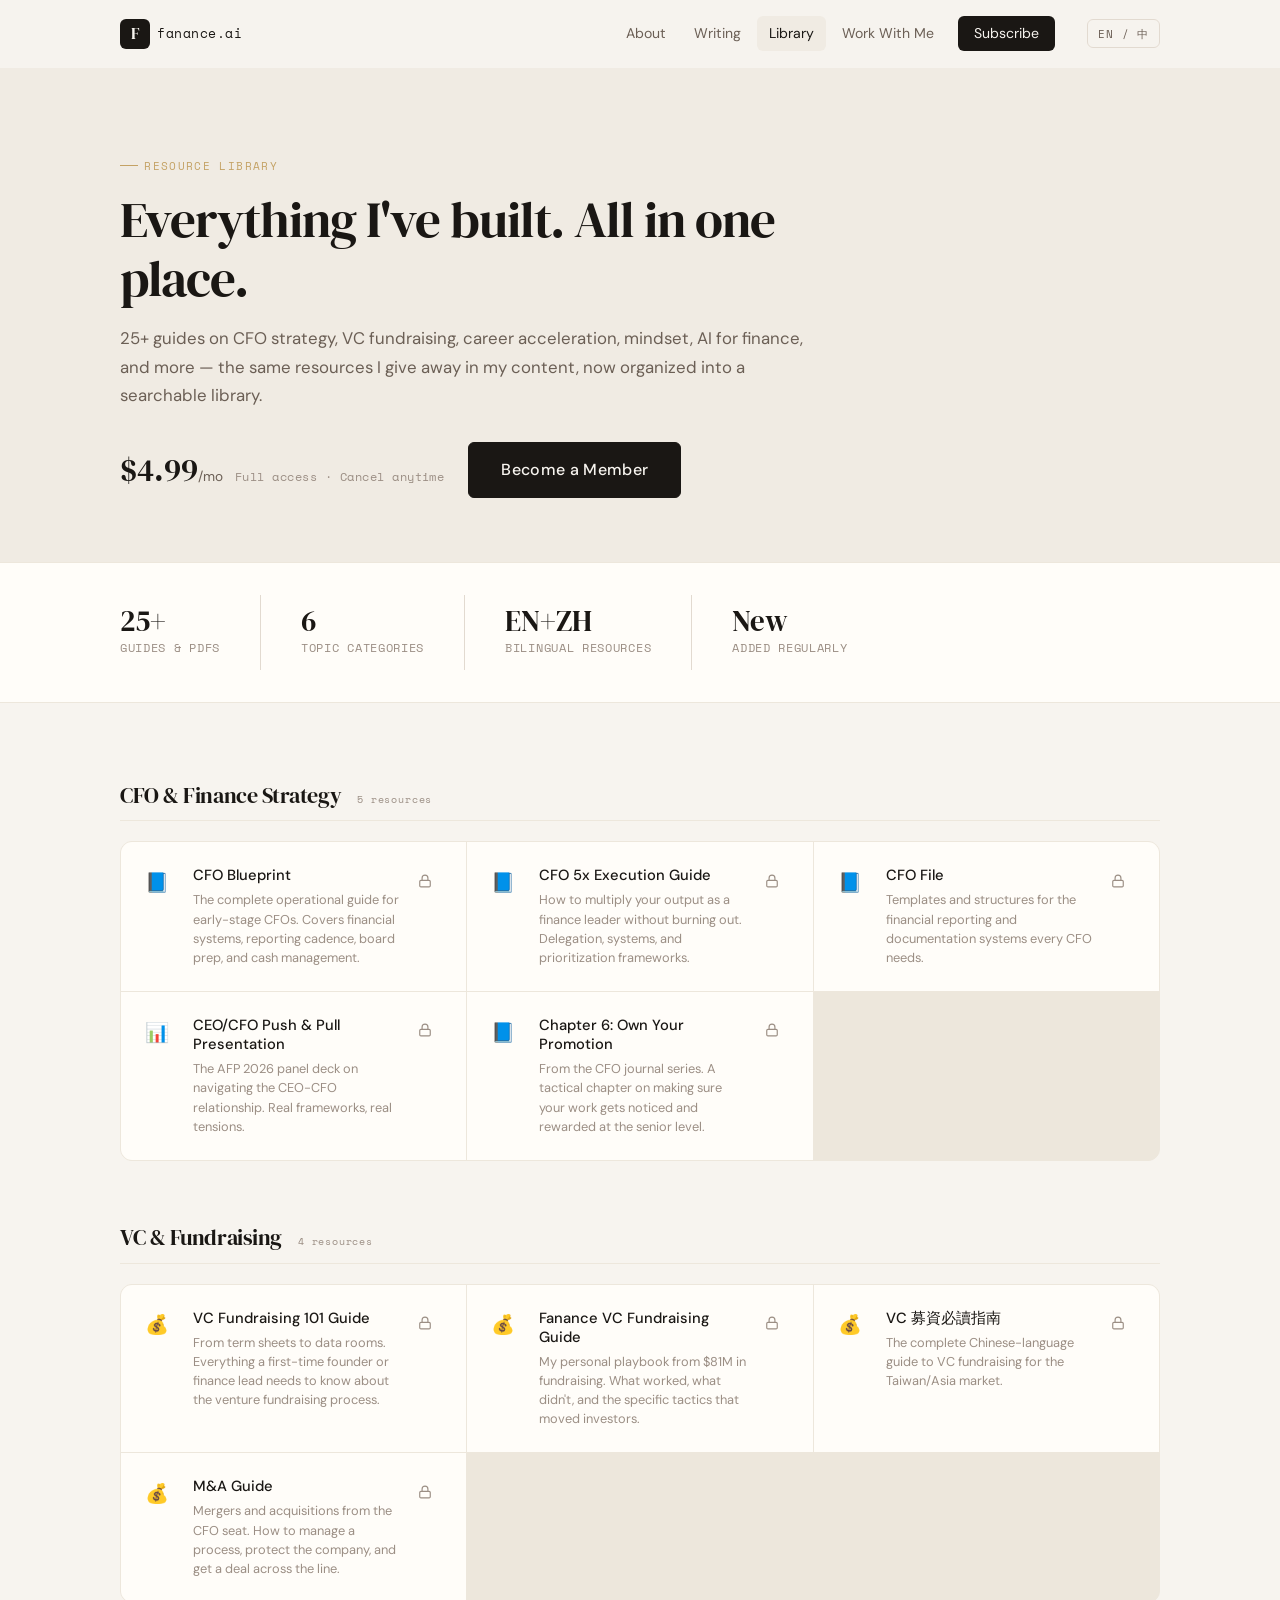
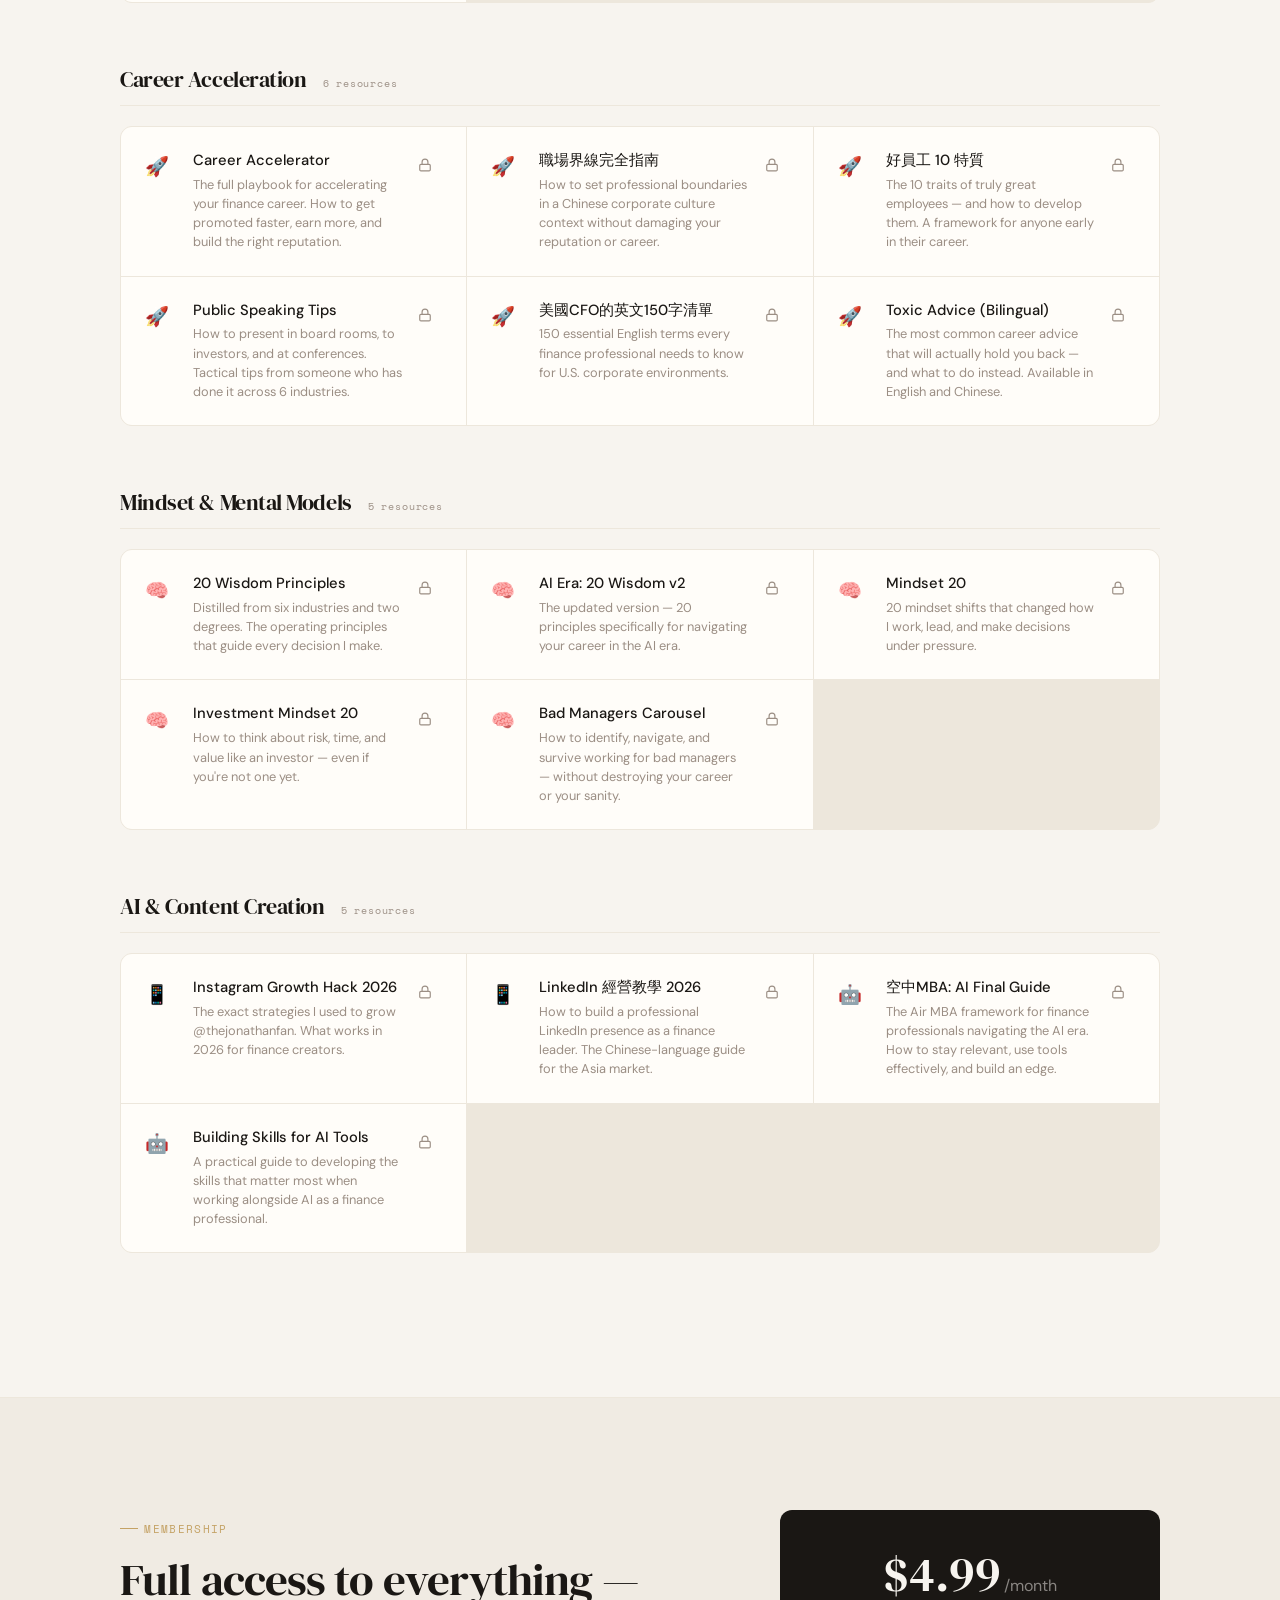
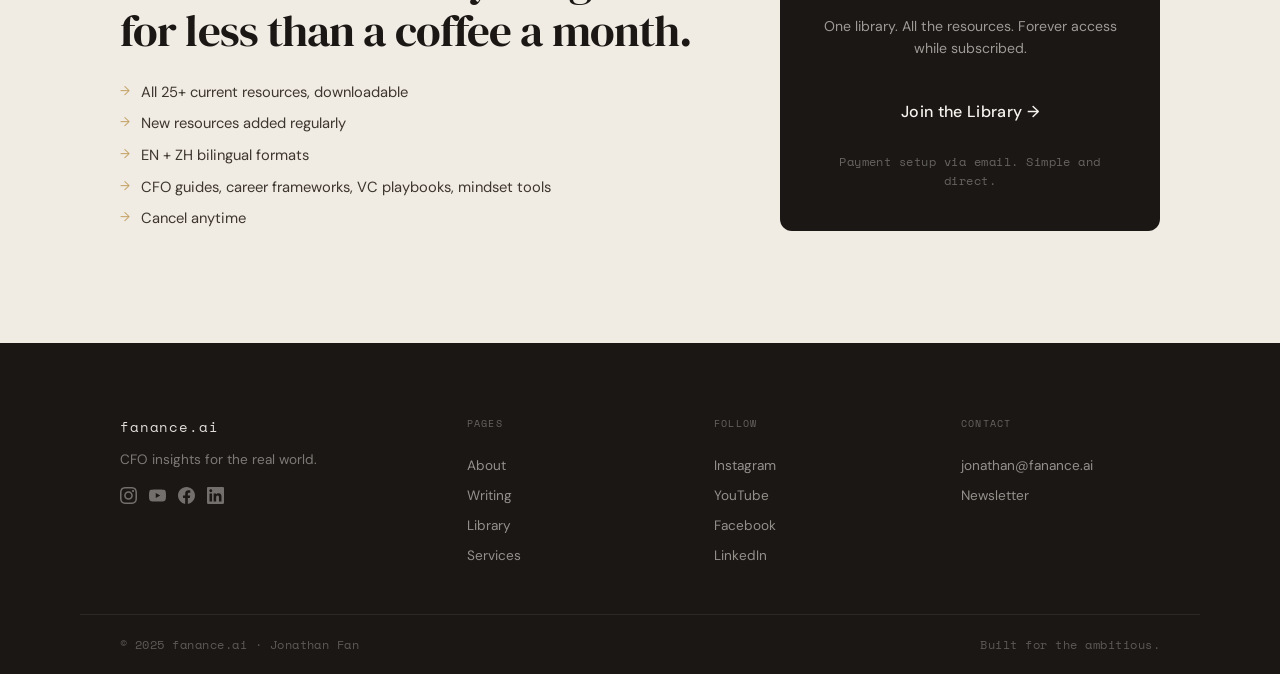
<file: library.html>
<!DOCTYPE html>
<html lang="en" data-lang="en">
<head>
  <meta charset="UTF-8" />
  <meta name="viewport" content="width=device-width, initial-scale=1.0" />
  <title>Resource Library — Fanance.ai</title>
  <meta name="description" content="25+ CFO guides, fundraising playbooks, career frameworks, and more. The full resource library from Jonathan Fan — available to members at $4.99/mo." />
  <link rel="preconnect" href="https://fonts.googleapis.com" />
  <link rel="preconnect" href="https://fonts.gstatic.com" crossorigin />
  <link href="https://fonts.googleapis.com/css2?family=DM+Sans:ital,opsz,wght@0,9..40,300;0,9..40,400;0,9..40,500;0,9..40,600;1,9..40,400&family=DM+Serif+Display:ital@0;1&family=Space+Mono:wght@400;700&family=Noto+Serif+TC:wght@300;400;500&display=swap" rel="stylesheet" />
  <link rel="stylesheet" href="styles.css" />
</head>
<body>

  <!-- NAV -->
  <header class="nav" id="nav">
    <div class="nav-inner">
      <a href="/" class="nav-logo">
        <span class="logo-mark">F</span><span class="logo-text">fanance.ai</span>
      </a>
      <nav class="nav-links" id="navLinks">
        <a href="/#about" data-en="About" data-zh="關於我">About</a>
        <a href="blog.html" data-en="Writing" data-zh="文章">Writing</a>
        <a href="library.html" class="active" data-en="Library" data-zh="資源庫">Library</a>
        <a href="/#services" data-en="Work With Me" data-zh="合作諮詢">Work With Me</a>
        <a href="/#newsletter" class="nav-cta" data-en="Subscribe" data-zh="訂閱">Subscribe</a>
      </nav>
      <div class="nav-right">
        <button class="lang-toggle" id="langToggle" aria-label="Switch language">EN / 中</button>
        <button class="hamburger" id="hamburger" aria-label="Toggle menu" aria-expanded="false">
          <span></span><span></span><span></span>
        </button>
      </div>
    </div>
  </header>

  <!-- LIBRARY HERO -->
  <section class="page-hero page-hero--library">
    <div class="container">
      <div class="page-hero-inner">
        <div class="section-tag" data-en="Resource Library" data-zh="資源庫">Resource Library</div>
        <h1 data-en="Everything I've built. All in one place." data-zh="我建立的所有資源，集中在一個地方。">Everything I've built. All in one place.</h1>
        <p data-en="25+ guides on CFO strategy, VC fundraising, career acceleration, mindset, AI for finance, and more — the same resources I give away in my content, now organized into a searchable library." data-zh="25+ 份涵蓋 CFO 策略、VC 募資、職涯加速、心態、財務AI等的指南——與我在內容中免費分享的相同資源，現在整理成可搜索的資源庫。">25+ guides on CFO strategy, VC fundraising, career acceleration, mindset, AI for finance, and more — the same resources I give away in my content, now organized into a searchable library.</p>
        <div class="library-hero-cta">
          <div class="membership-badge">
            <span class="membership-price">$4.99<span>/mo</span></span>
            <span class="membership-label" data-en="Full access · Cancel anytime" data-zh="完整存取 · 隨時取消">Full access · Cancel anytime</span>
          </div>
          <a href="#join" class="btn btn-primary btn-lg" data-en="Become a Member" data-zh="成為會員">Become a Member</a>
        </div>
      </div>
    </div>
  </section>

  <!-- WHAT'S INSIDE -->
  <section class="library-overview">
    <div class="container">
      <div class="lib-overview-grid">
        <div class="lib-overview-item">
          <span class="lib-ov-num">25+</span>
          <span class="lib-ov-label" data-en="Guides &amp; PDFs" data-zh="指南與PDF">Guides &amp; PDFs</span>
        </div>
        <div class="lib-overview-item">
          <span class="lib-ov-num">6</span>
          <span class="lib-ov-label" data-en="Topic categories" data-zh="主題類別">Topic categories</span>
        </div>
        <div class="lib-overview-item">
          <span class="lib-ov-num">EN+ZH</span>
          <span class="lib-ov-label" data-en="Bilingual resources" data-zh="中英雙語資源">Bilingual resources</span>
        </div>
        <div class="lib-overview-item">
          <span class="lib-ov-num">New</span>
          <span class="lib-ov-label" data-en="Added regularly" data-zh="定期新增">Added regularly</span>
        </div>
      </div>
    </div>
  </section>

  <!-- RESOURCE CATEGORIES (PAYWALLED) -->
  <section class="library-content">
    <div class="container">

      <!-- Category: CFO & Finance -->
      <div class="lib-category">
        <div class="lib-cat-header">
          <h2 data-en="CFO &amp; Finance Strategy" data-zh="財務長與財務策略">CFO &amp; Finance Strategy</h2>
          <span class="lib-cat-count" data-en="5 resources" data-zh="5份資源">5 resources</span>
        </div>
        <div class="lib-resources-grid">
          <div class="lib-resource-card locked">
            <div class="resource-icon">📘</div>
            <div class="resource-info">
              <h4 data-en="CFO Blueprint" data-zh="CFO 藍圖">CFO Blueprint</h4>
              <p data-en="The complete operational guide for early-stage CFOs. Covers financial systems, reporting cadence, board prep, and cash management." data-zh="早期階段 CFO 的完整運營指南。涵蓋財務系統、報告節奏、董事會準備和現金管理。">The complete operational guide for early-stage CFOs.</p>
            </div>
            <div class="resource-lock">
              <svg width="14" height="14" viewBox="0 0 24 24" fill="none" stroke="currentColor" stroke-width="2"><rect x="3" y="11" width="18" height="11" rx="2" ry="2"></rect><path d="M7 11V7a5 5 0 0 1 10 0v4"></path></svg>
            </div>
          </div>
          <div class="lib-resource-card locked">
            <div class="resource-icon">📘</div>
            <div class="resource-info">
              <h4 data-en="CFO 5x Execution Guide" data-zh="CFO 5倍執行力指南">CFO 5x Execution Guide</h4>
              <p data-en="How to multiply your output as a finance leader without burning out. Delegation, systems, and prioritization frameworks." data-zh="如何在不精疲力竭的情況下倍增你作為財務領導者的產出。授權、系統和優先排序框架。">How to multiply your output as a finance leader without burning out.</p>
            </div>
            <div class="resource-lock">
              <svg width="14" height="14" viewBox="0 0 24 24" fill="none" stroke="currentColor" stroke-width="2"><rect x="3" y="11" width="18" height="11" rx="2" ry="2"></rect><path d="M7 11V7a5 5 0 0 1 10 0v4"></path></svg>
            </div>
          </div>
          <div class="lib-resource-card locked">
            <div class="resource-icon">📘</div>
            <div class="resource-info">
              <h4 data-en="CFO File" data-zh="CFO 文件">CFO File</h4>
              <p data-en="Templates and structures for the financial reporting and documentation systems every CFO needs." data-zh="每位 CFO 都需要的財務報告和文件系統的模板和結構。">Templates and structures for financial reporting systems every CFO needs.</p>
            </div>
            <div class="resource-lock">
              <svg width="14" height="14" viewBox="0 0 24 24" fill="none" stroke="currentColor" stroke-width="2"><rect x="3" y="11" width="18" height="11" rx="2" ry="2"></rect><path d="M7 11V7a5 5 0 0 1 10 0v4"></path></svg>
            </div>
          </div>
          <div class="lib-resource-card locked">
            <div class="resource-icon">📊</div>
            <div class="resource-info">
              <h4 data-en="CEO/CFO Push &amp; Pull Presentation" data-zh="CEO/CFO 博弈簡報">CEO/CFO Push &amp; Pull Presentation</h4>
              <p data-en="The AFP 2026 panel deck on navigating the CEO-CFO relationship. Real frameworks, real tensions." data-zh="AFP 2026 小組討論簡報，關於如何駕馭 CEO-CFO 關係。真實框架，真實張力。">The AFP 2026 panel deck on navigating the CEO-CFO relationship.</p>
            </div>
            <div class="resource-lock">
              <svg width="14" height="14" viewBox="0 0 24 24" fill="none" stroke="currentColor" stroke-width="2"><rect x="3" y="11" width="18" height="11" rx="2" ry="2"></rect><path d="M7 11V7a5 5 0 0 1 10 0v4"></path></svg>
            </div>
          </div>
          <div class="lib-resource-card locked">
            <div class="resource-icon">📘</div>
            <div class="resource-info">
              <h4 data-en="Chapter 6: Own Your Promotion" data-zh="第6章：掌握你的晉升">Chapter 6: Own Your Promotion</h4>
              <p data-en="From the CFO journal series. A tactical chapter on making sure your work gets noticed and rewarded at the senior level." data-zh="來自財務長日誌系列。一個關於確保你的工作在高級層面被注意和獎勵的戰術章節。">From the CFO journal series. Tactical guide to getting noticed at the senior level.</p>
            </div>
            <div class="resource-lock">
              <svg width="14" height="14" viewBox="0 0 24 24" fill="none" stroke="currentColor" stroke-width="2"><rect x="3" y="11" width="18" height="11" rx="2" ry="2"></rect><path d="M7 11V7a5 5 0 0 1 10 0v4"></path></svg>
            </div>
          </div>
        </div>
      </div>

      <!-- Category: VC & Fundraising -->
      <div class="lib-category">
        <div class="lib-cat-header">
          <h2 data-en="VC &amp; Fundraising" data-zh="創投與募資">VC &amp; Fundraising</h2>
          <span class="lib-cat-count" data-en="4 resources" data-zh="4份資源">4 resources</span>
        </div>
        <div class="lib-resources-grid">
          <div class="lib-resource-card locked">
            <div class="resource-icon">💰</div>
            <div class="resource-info">
              <h4 data-en="VC Fundraising 101 Guide" data-zh="VC 募資入門指南">VC Fundraising 101 Guide</h4>
              <p data-en="From term sheets to data rooms. Everything a first-time founder or finance lead needs to know about the venture fundraising process." data-zh="從條款清單到數據室。首次創業者或財務負責人需要了解的一切關於創投募資流程的知識。">From term sheets to data rooms. Everything you need to know about VC fundraising.</p>
            </div>
            <div class="resource-lock">
              <svg width="14" height="14" viewBox="0 0 24 24" fill="none" stroke="currentColor" stroke-width="2"><rect x="3" y="11" width="18" height="11" rx="2" ry="2"></rect><path d="M7 11V7a5 5 0 0 1 10 0v4"></path></svg>
            </div>
          </div>
          <div class="lib-resource-card locked">
            <div class="resource-icon">💰</div>
            <div class="resource-info">
              <h4 data-en="Fanance VC Fundraising Guide" data-zh="Fanance VC 募資指南">Fanance VC Fundraising Guide</h4>
              <p data-en="My personal playbook from $81M in fundraising. What worked, what didn't, and the specific tactics that moved investors." data-zh="我個人的 $81M 募資劇本。什麼有效，什麼沒效，以及打動投資人的具體戰術。">My personal playbook from $81M in fundraising. The tactics that moved investors.</p>
            </div>
            <div class="resource-lock">
              <svg width="14" height="14" viewBox="0 0 24 24" fill="none" stroke="currentColor" stroke-width="2"><rect x="3" y="11" width="18" height="11" rx="2" ry="2"></rect><path d="M7 11V7a5 5 0 0 1 10 0v4"></path></svg>
            </div>
          </div>
          <div class="lib-resource-card locked">
            <div class="resource-icon">💰</div>
            <div class="resource-info">
              <h4 data-en="VC 募資必讀指南" data-zh="VC 募資必讀指南">VC 募資必讀指南</h4>
              <p data-en="The complete Chinese-language guide to VC fundraising for the Taiwan/Asia market." data-zh="針對台灣/亞洲市場的完整中文 VC 募資指南。">The complete Chinese-language VC fundraising guide for the Taiwan/Asia market.</p>
            </div>
            <div class="resource-lock">
              <svg width="14" height="14" viewBox="0 0 24 24" fill="none" stroke="currentColor" stroke-width="2"><rect x="3" y="11" width="18" height="11" rx="2" ry="2"></rect><path d="M7 11V7a5 5 0 0 1 10 0v4"></path></svg>
            </div>
          </div>
          <div class="lib-resource-card locked">
            <div class="resource-icon">💰</div>
            <div class="resource-info">
              <h4 data-en="M&amp;A Guide" data-zh="M&amp;A 指南">M&amp;A Guide</h4>
              <p data-en="Mergers and acquisitions from the CFO seat. How to manage a process, protect the company, and get a deal across the line." data-zh="從財務長視角看 M&A。如何管理流程、保護公司，並完成交易。">M&amp;A from the CFO seat. How to manage the process and get deals across the line.</p>
            </div>
            <div class="resource-lock">
              <svg width="14" height="14" viewBox="0 0 24 24" fill="none" stroke="currentColor" stroke-width="2"><rect x="3" y="11" width="18" height="11" rx="2" ry="2"></rect><path d="M7 11V7a5 5 0 0 1 10 0v4"></path></svg>
            </div>
          </div>
        </div>
      </div>

      <!-- Category: Career -->
      <div class="lib-category">
        <div class="lib-cat-header">
          <h2 data-en="Career Acceleration" data-zh="職涯加速">Career Acceleration</h2>
          <span class="lib-cat-count" data-en="6 resources" data-zh="6份資源">6 resources</span>
        </div>
        <div class="lib-resources-grid">
          <div class="lib-resource-card locked">
            <div class="resource-icon">🚀</div>
            <div class="resource-info">
              <h4 data-en="Career Accelerator" data-zh="職涯加速器">Career Accelerator</h4>
              <p data-en="The full playbook for accelerating your finance career. How to get promoted faster, earn more, and build the right reputation." data-zh="加速財務職涯的完整劇本。如何更快晉升、賺更多，並建立正確的聲譽。">The full playbook for accelerating your finance career.</p>
            </div>
            <div class="resource-lock">
              <svg width="14" height="14" viewBox="0 0 24 24" fill="none" stroke="currentColor" stroke-width="2"><rect x="3" y="11" width="18" height="11" rx="2" ry="2"></rect><path d="M7 11V7a5 5 0 0 1 10 0v4"></path></svg>
            </div>
          </div>
          <div class="lib-resource-card locked">
            <div class="resource-icon">🚀</div>
            <div class="resource-info">
              <h4 data-en="職場界線完全指南" data-zh="職場界線完全指南">職場界線完全指南</h4>
              <p data-en="How to set professional boundaries in a Chinese corporate culture context without damaging your reputation or career." data-zh="如何在中文企業文化背景下設定職業界線，而不損害你的聲譽或職涯。">Set professional boundaries in a Chinese corporate culture context.</p>
            </div>
            <div class="resource-lock">
              <svg width="14" height="14" viewBox="0 0 24 24" fill="none" stroke="currentColor" stroke-width="2"><rect x="3" y="11" width="18" height="11" rx="2" ry="2"></rect><path d="M7 11V7a5 5 0 0 1 10 0v4"></path></svg>
            </div>
          </div>
          <div class="lib-resource-card locked">
            <div class="resource-icon">🚀</div>
            <div class="resource-info">
              <h4 data-en="好員工 10 特質" data-zh="好員工 10 特質">好員工 10 特質</h4>
              <p data-en="The 10 traits of truly great employees — and how to develop them. A framework for anyone early in their career." data-zh="真正優秀員工的10個特質——以及如何培養它們。適合職涯早期任何人的框架。">The 10 traits of truly great employees. A framework for early career professionals.</p>
            </div>
            <div class="resource-lock">
              <svg width="14" height="14" viewBox="0 0 24 24" fill="none" stroke="currentColor" stroke-width="2"><rect x="3" y="11" width="18" height="11" rx="2" ry="2"></rect><path d="M7 11V7a5 5 0 0 1 10 0v4"></path></svg>
            </div>
          </div>
          <div class="lib-resource-card locked">
            <div class="resource-icon">🚀</div>
            <div class="resource-info">
              <h4 data-en="Public Speaking Tips" data-zh="公開演講技巧">Public Speaking Tips</h4>
              <p data-en="How to present in board rooms, to investors, and at conferences. Tactical tips from someone who has done it across 6 industries." data-zh="如何在董事會、向投資者和在會議上進行演講。來自在6個產業都做過的人的戰術技巧。">Presenting in boardrooms, to investors, and at conferences.</p>
            </div>
            <div class="resource-lock">
              <svg width="14" height="14" viewBox="0 0 24 24" fill="none" stroke="currentColor" stroke-width="2"><rect x="3" y="11" width="18" height="11" rx="2" ry="2"></rect><path d="M7 11V7a5 5 0 0 1 10 0v4"></path></svg>
            </div>
          </div>
          <div class="lib-resource-card locked">
            <div class="resource-icon">🚀</div>
            <div class="resource-info">
              <h4 data-en="美國CFO的英文150字清單" data-zh="美國CFO的英文150字清單">美國CFO的英文150字清單</h4>
              <p data-en="150 essential English terms every finance professional needs to know for U.S. corporate environments." data-zh="每位財務人在美國企業環境中需要知道的150個基本英文術語。">150 essential English terms for U.S. corporate finance environments.</p>
            </div>
            <div class="resource-lock">
              <svg width="14" height="14" viewBox="0 0 24 24" fill="none" stroke="currentColor" stroke-width="2"><rect x="3" y="11" width="18" height="11" rx="2" ry="2"></rect><path d="M7 11V7a5 5 0 0 1 10 0v4"></path></svg>
            </div>
          </div>
          <div class="lib-resource-card locked">
            <div class="resource-icon">🚀</div>
            <div class="resource-info">
              <h4 data-en="Toxic Advice (Bilingual)" data-zh="有毒的職場建議（雙語）">Toxic Advice (Bilingual)</h4>
              <p data-en="The most common career advice that will actually hold you back — and what to do instead. Available in English and Chinese." data-zh="最常見的職業建議，實際上會讓你退步——以及該怎麼做。中英文版本均有。">Common career advice that will hold you back — and what to do instead.</p>
            </div>
            <div class="resource-lock">
              <svg width="14" height="14" viewBox="0 0 24 24" fill="none" stroke="currentColor" stroke-width="2"><rect x="3" y="11" width="18" height="11" rx="2" ry="2"></rect><path d="M7 11V7a5 5 0 0 1 10 0v4"></path></svg>
            </div>
          </div>
        </div>
      </div>

      <!-- Category: Mindset -->
      <div class="lib-category">
        <div class="lib-cat-header">
          <h2 data-en="Mindset &amp; Mental Models" data-zh="心態與思維模型">Mindset &amp; Mental Models</h2>
          <span class="lib-cat-count" data-en="5 resources" data-zh="5份資源">5 resources</span>
        </div>
        <div class="lib-resources-grid">
          <div class="lib-resource-card locked">
            <div class="resource-icon">🧠</div>
            <div class="resource-info">
              <h4 data-en="20 Wisdom Principles" data-zh="20條智慧法則">20 Wisdom Principles</h4>
              <p data-en="Distilled from six industries and two degrees. The operating principles that guide every decision I make." data-zh="從六個產業和兩個學位中提煉出來。指導我做每個決定的操作原則。">Operating principles distilled from six industries and two degrees.</p>
            </div>
            <div class="resource-lock">
              <svg width="14" height="14" viewBox="0 0 24 24" fill="none" stroke="currentColor" stroke-width="2"><rect x="3" y="11" width="18" height="11" rx="2" ry="2"></rect><path d="M7 11V7a5 5 0 0 1 10 0v4"></path></svg>
            </div>
          </div>
          <div class="lib-resource-card locked">
            <div class="resource-icon">🧠</div>
            <div class="resource-info">
              <h4 data-en="AI Era: 20 Wisdom v2" data-zh="AI時代：20條智慧 v2">AI Era: 20 Wisdom v2</h4>
              <p data-en="The updated version — 20 principles specifically for navigating your career in the AI era." data-zh="更新版本——專為在 AI 時代駕馭職涯的20個原則。">20 principles for navigating your career in the AI era.</p>
            </div>
            <div class="resource-lock">
              <svg width="14" height="14" viewBox="0 0 24 24" fill="none" stroke="currentColor" stroke-width="2"><rect x="3" y="11" width="18" height="11" rx="2" ry="2"></rect><path d="M7 11V7a5 5 0 0 1 10 0v4"></path></svg>
            </div>
          </div>
          <div class="lib-resource-card locked">
            <div class="resource-icon">🧠</div>
            <div class="resource-info">
              <h4 data-en="Mindset 20" data-zh="心態20">Mindset 20</h4>
              <p data-en="20 mindset shifts that changed how I work, lead, and make decisions under pressure." data-zh="改變我在壓力下工作、領導和做決定方式的20個心態轉變。">20 mindset shifts for working and leading under pressure.</p>
            </div>
            <div class="resource-lock">
              <svg width="14" height="14" viewBox="0 0 24 24" fill="none" stroke="currentColor" stroke-width="2"><rect x="3" y="11" width="18" height="11" rx="2" ry="2"></rect><path d="M7 11V7a5 5 0 0 1 10 0v4"></path></svg>
            </div>
          </div>
          <div class="lib-resource-card locked">
            <div class="resource-icon">🧠</div>
            <div class="resource-info">
              <h4 data-en="Investment Mindset 20" data-zh="投資思維20">Investment Mindset 20</h4>
              <p data-en="How to think about risk, time, and value like an investor — even if you're not one yet." data-zh="如何像投資者一樣思考風險、時間和價值——即使你還不是投資者。">Think about risk, time, and value like an investor.</p>
            </div>
            <div class="resource-lock">
              <svg width="14" height="14" viewBox="0 0 24 24" fill="none" stroke="currentColor" stroke-width="2"><rect x="3" y="11" width="18" height="11" rx="2" ry="2"></rect><path d="M7 11V7a5 5 0 0 1 10 0v4"></path></svg>
            </div>
          </div>
          <div class="lib-resource-card locked">
            <div class="resource-icon">🧠</div>
            <div class="resource-info">
              <h4 data-en="Bad Managers Carousel" data-zh="壞主管輪播">Bad Managers Carousel</h4>
              <p data-en="How to identify, navigate, and survive working for bad managers — without destroying your career or your sanity." data-zh="如何識別、駕馭和在惡劣主管手下生存——而不毀掉你的職涯或理智。">How to survive working for bad managers without destroying your career.</p>
            </div>
            <div class="resource-lock">
              <svg width="14" height="14" viewBox="0 0 24 24" fill="none" stroke="currentColor" stroke-width="2"><rect x="3" y="11" width="18" height="11" rx="2" ry="2"></rect><path d="M7 11V7a5 5 0 0 1 10 0v4"></path></svg>
            </div>
          </div>
        </div>
      </div>

      <!-- Category: AI & Social Media -->
      <div class="lib-category">
        <div class="lib-cat-header">
          <h2 data-en="AI &amp; Content Creation" data-zh="AI 與內容創作">AI &amp; Content Creation</h2>
          <span class="lib-cat-count" data-en="5 resources" data-zh="5份資源">5 resources</span>
        </div>
        <div class="lib-resources-grid">
          <div class="lib-resource-card locked">
            <div class="resource-icon">📱</div>
            <div class="resource-info">
              <h4 data-en="Instagram Growth Hack 2026" data-zh="Instagram 成長技巧 2026">Instagram Growth Hack 2026</h4>
              <p data-en="The exact strategies I used to grow @thejonathanfan. What works in 2026 for finance creators." data-zh="我用來增長 @thejonathanfan 的確切策略。2026年財務創作者有效的方法。">The exact strategies I used to grow my finance audience on Instagram.</p>
            </div>
            <div class="resource-lock">
              <svg width="14" height="14" viewBox="0 0 24 24" fill="none" stroke="currentColor" stroke-width="2"><rect x="3" y="11" width="18" height="11" rx="2" ry="2"></rect><path d="M7 11V7a5 5 0 0 1 10 0v4"></path></svg>
            </div>
          </div>
          <div class="lib-resource-card locked">
            <div class="resource-icon">📱</div>
            <div class="resource-info">
              <h4 data-en="LinkedIn 經營教學 2026" data-zh="LinkedIn 經營教學 2026">LinkedIn 經營教學 2026</h4>
              <p data-en="How to build a professional LinkedIn presence as a finance leader. The Chinese-language guide for the Asia market." data-zh="如何作為財務領導者建立專業的 LinkedIn 形象。針對亞洲市場的中文指南。">Build a professional LinkedIn presence as a finance leader. Asia market guide.</p>
            </div>
            <div class="resource-lock">
              <svg width="14" height="14" viewBox="0 0 24 24" fill="none" stroke="currentColor" stroke-width="2"><rect x="3" y="11" width="18" height="11" rx="2" ry="2"></rect><path d="M7 11V7a5 5 0 0 1 10 0v4"></path></svg>
            </div>
          </div>
          <div class="lib-resource-card locked">
            <div class="resource-icon">🤖</div>
            <div class="resource-info">
              <h4 data-en="空中MBA: AI Final Guide" data-zh="空中MBA：AI 終極指南">空中MBA: AI Final Guide</h4>
              <p data-en="The Air MBA framework for finance professionals navigating the AI era. How to stay relevant, use tools effectively, and build an edge." data-zh="財務人在 AI 時代導航的空中MBA框架。如何保持相關性、有效使用工具並建立優勢。">The Air MBA framework for finance professionals in the AI era.</p>
            </div>
            <div class="resource-lock">
              <svg width="14" height="14" viewBox="0 0 24 24" fill="none" stroke="currentColor" stroke-width="2"><rect x="3" y="11" width="18" height="11" rx="2" ry="2"></rect><path d="M7 11V7a5 5 0 0 1 10 0v4"></path></svg>
            </div>
          </div>
          <div class="lib-resource-card locked">
            <div class="resource-icon">🤖</div>
            <div class="resource-info">
              <h4 data-en="Building Skills for AI Tools" data-zh="建立 AI 工具技能">Building Skills for AI Tools</h4>
              <p data-en="A practical guide to developing the skills that matter most when working alongside AI as a finance professional." data-zh="關於在與 AI 合作時作為財務人員發展最重要技能的實用指南。">Develop the skills that matter most when working alongside AI.</p>
            </div>
            <div class="resource-lock">
              <svg width="14" height="14" viewBox="0 0 24 24" fill="none" stroke="currentColor" stroke-width="2"><rect x="3" y="11" width="18" height="11" rx="2" ry="2"></rect><path d="M7 11V7a5 5 0 0 1 10 0v4"></path></svg>
            </div>
          </div>
        </div>
      </div>

    </div>
  </section>

  <!-- JOIN / PAYWALL CTA -->
  <section class="join-section" id="join">
    <div class="container">
      <div class="join-inner">
        <div class="join-left">
          <div class="section-tag" data-en="Membership" data-zh="會員">Membership</div>
          <h2 data-en="Full access to everything — for less than a coffee a month." data-zh="完整存取所有內容——比一杯咖啡還便宜。">Full access to everything — for less than a coffee a month.</h2>
          <ul class="join-perks">
            <li data-en="All 25+ current resources, downloadable" data-zh="所有25+份當前資源，可下載">All 25+ current resources, downloadable</li>
            <li data-en="New resources added regularly" data-zh="定期新增新資源">New resources added regularly</li>
            <li data-en="EN + ZH bilingual formats" data-zh="中英雙語格式">EN + ZH bilingual formats</li>
            <li data-en="CFO guides, career frameworks, VC playbooks, mindset tools" data-zh="CFO指南、職涯框架、VC劇本、心態工具">CFO guides, career frameworks, VC playbooks, mindset tools</li>
            <li data-en="Cancel anytime" data-zh="隨時取消">Cancel anytime</li>
          </ul>
        </div>
        <div class="join-right">
          <div class="join-card">
            <div class="join-price-display">
              <span class="jp-amount">$4.99</span>
              <span class="jp-period" data-en="/month" data-zh="/月">/month</span>
            </div>
            <p class="join-tagline" data-en="One library. All the resources. Forever access while subscribed." data-zh="一個資源庫。所有資源。訂閱期間永久存取。">One library. All the resources. Forever access while subscribed.</p>
            <a href="mailto:jonathan@fanance.ai?subject=Library%20Membership" class="btn btn-primary btn-full btn-lg" data-en="Join the Library →" data-zh="加入資源庫 →">Join the Library →</a>
            <p class="join-note" data-en="Payment setup via email. Simple and direct." data-zh="透過電子郵件設定付款。簡單直接。">Payment setup via email. Simple and direct.</p>
          </div>
        </div>
      </div>
    </div>
  </section>

  <!-- FOOTER -->
  <footer class="footer">
    <div class="container footer-inner">
      <div class="footer-brand">
        <a href="/" class="footer-logo">fanance.ai</a>
        <p data-en="CFO insights for the real world." data-zh="給真實世界的財務長洞見。">CFO insights for the real world.</p>
        <div class="footer-socials">
          <a href="https://www.instagram.com/thejonathanfan" target="_blank" rel="noopener" aria-label="Instagram">
            <svg width="17" height="17" viewBox="0 0 24 24" fill="currentColor"><path d="M12 2.163c3.204 0 3.584.012 4.85.07 3.252.148 4.771 1.691 4.919 4.919.058 1.265.069 1.645.069 4.849 0 3.205-.012 3.584-.069 4.849-.149 3.225-1.664 4.771-4.919 4.919-1.266.058-1.644.07-4.85.07-3.204 0-3.584-.012-4.849-.07-3.26-.149-4.771-1.699-4.919-4.92-.058-1.265-.07-1.644-.07-4.849 0-3.204.013-3.583.07-4.849.149-3.227 1.664-4.771 4.919-4.919 1.266-.057 1.645-.069 4.849-.069zm0-2.163c-3.259 0-3.667.014-4.947.072-4.358.2-6.78 2.618-6.98 6.98-.059 1.281-.073 1.689-.073 4.948 0 3.259.014 3.668.072 4.948.2 4.358 2.618 6.78 6.98 6.98 1.281.058 1.689.072 4.948.072 3.259 0 3.668-.014 4.948-.072 4.354-.2 6.782-2.618 6.979-6.98.059-1.28.073-1.689.073-4.948 0-3.259-.014-3.667-.072-4.947-.196-4.354-2.617-6.78-6.979-6.98-1.281-.059-1.69-.073-4.949-.073zm0 5.838c-3.403 0-6.162 2.759-6.162 6.162s2.759 6.163 6.162 6.163 6.162-2.759 6.162-6.163c0-3.403-2.759-6.162-6.162-6.162zm0 10.162c-2.209 0-4-1.79-4-4 0-2.209 1.791-4 4-4s4 1.791 4 4c0 2.21-1.791 4-4 4zm6.406-11.845c-.796 0-1.441.645-1.441 1.44s.645 1.44 1.441 1.44c.795 0 1.439-.645 1.439-1.44s-.644-1.44-1.439-1.44z"/></svg>
          </a>
          <a href="https://www.youtube.com/@TheJonFan" target="_blank" rel="noopener" aria-label="YouTube">
            <svg width="17" height="17" viewBox="0 0 24 24" fill="currentColor"><path d="M23.498 6.186a3.016 3.016 0 0 0-2.122-2.136C19.505 3.545 12 3.545 12 3.545s-7.505 0-9.377.505A3.017 3.017 0 0 0 .502 6.186C0 8.07 0 12 0 12s0 3.93.502 5.814a3.016 3.016 0 0 0 2.122 2.136c1.871.505 9.376.505 9.376.505s7.505 0 9.377-.505a3.015 3.015 0 0 0 2.122-2.136C24 15.93 24 12 24 12s0-3.93-.502-5.814zM9.545 15.568V8.432L15.818 12l-6.273 3.568z"/></svg>
          </a>
          <a href="https://www.facebook.com/jonathanfanCFO" target="_blank" rel="noopener" aria-label="Facebook">
            <svg width="17" height="17" viewBox="0 0 24 24" fill="currentColor"><path d="M24 12.073c0-6.627-5.373-12-12-12s-12 5.373-12 12c0 5.99 4.388 10.954 10.125 11.854v-8.385H7.078v-3.47h3.047V9.43c0-3.007 1.792-4.669 4.533-4.669 1.312 0 2.686.235 2.686.235v2.953H15.83c-1.491 0-1.956.925-1.956 1.874v2.25h3.328l-.532 3.47h-2.796v8.385C19.612 23.027 24 18.062 24 12.073z"/></svg>
          </a>
          <a href="https://www.linkedin.com/in/jonfan" target="_blank" rel="noopener" aria-label="LinkedIn">
            <svg width="17" height="17" viewBox="0 0 24 24" fill="currentColor"><path d="M20.447 20.452h-3.554v-5.569c0-1.328-.027-3.037-1.852-3.037-1.853 0-2.136 1.445-2.136 2.939v5.667H9.351V9h3.414v1.561h.046c.477-.9 1.637-1.85 3.37-1.85 3.601 0 4.267 2.37 4.267 5.455v6.286zM5.337 7.433c-1.144 0-2.063-.926-2.063-2.065 0-1.138.92-2.063 2.063-2.063 1.14 0 2.064.925 2.064 2.063 0 1.139-.925 2.065-2.064 2.065zm1.782 13.019H3.555V9h3.564v11.452zM22.225 0H1.771C.792 0 0 .774 0 1.729v20.542C0 23.227.792 24 1.771 24h20.451C23.2 24 24 23.227 24 22.271V1.729C24 .774 23.2 0 22.222 0h.003z"/></svg>
          </a>
        </div>
      </div>
      <div class="footer-links">
        <div class="footer-col">
          <h4 data-en="Pages" data-zh="頁面">Pages</h4>
          <a href="/#about" data-en="About" data-zh="關於我">About</a>
          <a href="blog.html" data-en="Writing" data-zh="文章">Writing</a>
          <a href="library.html" data-en="Library" data-zh="資源庫">Library</a>
          <a href="/#services" data-en="Services" data-zh="服務">Services</a>
        </div>
        <div class="footer-col">
          <h4 data-en="Follow" data-zh="追蹤">Follow</h4>
          <a href="https://www.instagram.com/thejonathanfan" target="_blank" rel="noopener">Instagram</a>
          <a href="https://www.youtube.com/@TheJonFan" target="_blank" rel="noopener">YouTube</a>
          <a href="https://www.facebook.com/jonathanfanCFO" target="_blank" rel="noopener">Facebook</a>
          <a href="https://www.linkedin.com/in/jonfan" target="_blank" rel="noopener">LinkedIn</a>
        </div>
        <div class="footer-col">
          <h4 data-en="Contact" data-zh="聯絡方式">Contact</h4>
          <a href="mailto:jonathan@fanance.ai">jonathan@fanance.ai</a>
          <a href="/#newsletter" data-en="Newsletter" data-zh="電子報">Newsletter</a>
        </div>
      </div>
    </div>
    <div class="footer-bottom">
      <div class="container footer-bottom-inner">
        <span>© 2025 fanance.ai · Jonathan Fan</span>
        <span data-en="Built for the ambitious." data-zh="為有抱負的人而建。">Built for the ambitious.</span>
      </div>
    </div>
  </footer>

  <script src="main.js"></script>
</body>
</html>
</file>
<file: styles.css>
/* ============================================================
   FANANCE.AI — Styles v2
   Design: Warm beige minimalist, influencer/blogger grade
   ============================================================ */

/* ── Reset & Base ─────────────────────────────────────────── */
*, *::before, *::after { box-sizing: border-box; margin: 0; padding: 0; }

:root {
  --bg:        #F7F4EF;
  --bg-alt:    #F0EBE3;
  --bg-dark:   #EDE7DC;
  --surface:   #FFFDF9;
  --ink:       #1A1714;
  --ink-2:     #3D3630;
  --ink-3:     #6B5F55;
  --ink-4:     #9B8E84;
  --gold:      #C4A265;
  --gold-lt:   #D4B882;
  --border:    #E2DAD0;
  --border-lt: #EDE7DC;
  --red:       #C75B5B;
  --green:     #5B8C6A;

  --font-sans:   'DM Sans', 'Inter', system-ui, sans-serif;
  --font-serif:  'DM Serif Display', Georgia, serif;
  --font-mono:   'Space Mono', 'Courier New', monospace;
  --font-zh:     'Noto Serif TC', serif;

  --radius:    6px;
  --radius-lg: 12px;
  --shadow:    0 1px 3px rgba(26,23,20,.06), 0 4px 16px rgba(26,23,20,.05);
  --shadow-lg: 0 2px 8px rgba(26,23,20,.07), 0 12px 40px rgba(26,23,20,.09);
  --transition: 200ms cubic-bezier(.4,0,.2,1);
  --nav-h: 68px;
}

html { scroll-behavior: smooth; font-size: 16px; }

body {
  font-family: var(--font-sans);
  background: var(--bg);
  color: var(--ink);
  line-height: 1.6;
  -webkit-font-smoothing: antialiased;
  -moz-osx-font-smoothing: grayscale;
}

[data-lang="zh"] p,
[data-lang="zh"] li,
[data-lang="zh"] blockquote {
  font-family: var(--font-zh);
  letter-spacing: .02em;
  line-height: 1.8;
}

img { display: block; max-width: 100%; }
a { color: inherit; text-decoration: none; }
button { cursor: pointer; border: none; background: none; font-family: inherit; }
ul { list-style: none; }

/* ── Container ────────────────────────────────────────────── */
.container {
  width: 100%;
  max-width: 1120px;
  margin: 0 auto;
  padding: 0 clamp(1.25rem, 5vw, 2.5rem);
}

/* ── Typography ───────────────────────────────────────────── */
h1, h2, h3 { font-family: var(--font-serif); font-weight: 400; line-height: 1.15; letter-spacing: -.02em; }
h1 { font-size: clamp(2.4rem, 6vw, 4.2rem); }
h2 { font-size: clamp(1.8rem, 4vw, 2.8rem); }
h3 { font-size: clamp(1.2rem, 2.5vw, 1.55rem); }
p  { color: var(--ink-2); }

em { font-style: italic; color: var(--gold); }

.section-tag {
  display: inline-flex;
  align-items: center;
  gap: .4rem;
  font-family: var(--font-mono);
  font-size: .7rem;
  letter-spacing: .12em;
  text-transform: uppercase;
  color: var(--gold);
  margin-bottom: 1rem;
}
.section-tag::before {
  content: '';
  display: inline-block;
  width: 18px;
  height: 1px;
  background: var(--gold);
}

/* ── Buttons ──────────────────────────────────────────────── */
.btn {
  display: inline-flex;
  align-items: center;
  gap: .5rem;
  padding: .75rem 1.6rem;
  border-radius: var(--radius);
  font-family: var(--font-sans);
  font-size: .9rem;
  font-weight: 500;
  letter-spacing: .02em;
  transition: var(--transition);
  white-space: nowrap;
}
.btn-primary {
  background: var(--ink);
  color: var(--bg);
  border: 1.5px solid var(--ink);
}
.btn-primary:hover { background: var(--ink-2); border-color: var(--ink-2); transform: translateY(-1px); box-shadow: 0 4px 16px rgba(26,23,20,.15); }
.btn-ghost {
  background: transparent;
  color: var(--ink);
  border: 1.5px solid var(--border);
}
.btn-ghost:hover { border-color: var(--ink-3); background: var(--bg-alt); }
.btn-outline {
  background: transparent;
  color: var(--ink);
  border: 1.5px solid var(--border);
}
.btn-outline:hover { border-color: var(--ink); }
.btn-full { width: 100%; justify-content: center; }
.btn-sm { padding: .5rem 1.1rem; font-size: .82rem; }
.btn-lg { padding: .9rem 2rem; font-size: 1rem; }

/* ── NAV ──────────────────────────────────────────────────── */
.nav {
  position: fixed;
  top: 0; left: 0; right: 0;
  z-index: 100;
  height: var(--nav-h);
  background: rgba(247,244,239,.92);
  backdrop-filter: blur(12px);
  -webkit-backdrop-filter: blur(12px);
  border-bottom: 1px solid transparent;
  transition: border-color var(--transition), box-shadow var(--transition);
}
.nav.scrolled { border-bottom-color: var(--border); box-shadow: 0 1px 0 var(--border); }

.nav-inner {
  max-width: 1120px;
  margin: 0 auto;
  padding: 0 clamp(1.25rem, 5vw, 2.5rem);
  height: 100%;
  display: flex;
  align-items: center;
  gap: 2rem;
}

.nav-logo {
  display: flex;
  align-items: center;
  gap: .45rem;
  text-decoration: none;
  flex-shrink: 0;
}
.logo-mark {
  width: 30px; height: 30px;
  background: var(--ink);
  color: var(--bg);
  border-radius: 6px;
  display: flex;
  align-items: center;
  justify-content: center;
  font-family: var(--font-serif);
  font-size: 1rem;
  font-weight: 400;
}
.logo-text {
  font-family: var(--font-mono);
  font-size: .82rem;
  letter-spacing: .04em;
  color: var(--ink);
}

.nav-links {
  display: flex;
  align-items: center;
  gap: .25rem;
  margin-left: auto;
}
.nav-links a {
  font-size: .88rem;
  color: var(--ink-3);
  padding: .4rem .75rem;
  border-radius: var(--radius);
  transition: color var(--transition), background var(--transition);
  font-weight: 400;
}
.nav-links a:hover,
.nav-links a.active { color: var(--ink); background: var(--bg-alt); }
.nav-links a.nav-cta {
  background: var(--ink);
  color: var(--bg);
  padding: .4rem 1rem;
  margin-left: .5rem;
}
.nav-links a.nav-cta:hover { background: var(--ink-2); }

.nav-right { display: flex; align-items: center; gap: .75rem; flex-shrink: 0; }

.lang-toggle {
  font-family: var(--font-mono);
  font-size: .7rem;
  letter-spacing: .08em;
  color: var(--ink-3);
  padding: .3rem .6rem;
  border: 1px solid var(--border);
  border-radius: var(--radius);
  transition: var(--transition);
}
.lang-toggle:hover { color: var(--ink); border-color: var(--ink-3); }

.hamburger {
  display: none;
  flex-direction: column;
  gap: 5px;
  padding: .4rem;
}
.hamburger span {
  display: block;
  width: 22px; height: 1.5px;
  background: var(--ink);
  border-radius: 2px;
  transition: var(--transition);
}
.hamburger[aria-expanded="true"] span:nth-child(1) { transform: rotate(45deg) translate(5px, 5px); }
.hamburger[aria-expanded="true"] span:nth-child(2) { opacity: 0; }
.hamburger[aria-expanded="true"] span:nth-child(3) { transform: rotate(-45deg) translate(5px, -5px); }

/* ── HERO ─────────────────────────────────────────────────── */
.hero {
  min-height: 100svh;
  display: flex;
  flex-direction: column;
  justify-content: center;
  padding-top: var(--nav-h);
  position: relative;
  overflow: hidden;
}
.hero::before {
  content: '';
  position: absolute;
  inset: 0;
  background: radial-gradient(ellipse 80% 60% at 70% 40%, rgba(196,162,101,.07) 0%, transparent 65%);
  pointer-events: none;
}

.hero-inner {
  display: grid;
  grid-template-columns: 1fr 420px;
  gap: 4rem;
  align-items: center;
  max-width: 1120px;
  margin: 0 auto;
  padding: 5rem clamp(1.25rem, 5vw, 2.5rem) 4rem;
}

.hero-eyebrow {
  display: flex;
  align-items: center;
  gap: .5rem;
  font-family: var(--font-mono);
  font-size: .72rem;
  letter-spacing: .14em;
  text-transform: uppercase;
  color: var(--ink-4);
  margin-bottom: 1.25rem;
}
.eyebrow-dot {
  width: 6px; height: 6px;
  border-radius: 50%;
  background: var(--gold);
  animation: pulse 2s ease-in-out infinite;
}
@keyframes pulse { 0%,100%{opacity:1;transform:scale(1)} 50%{opacity:.5;transform:scale(.8)} }

.hero-headline {
  font-size: clamp(2.8rem, 6.5vw, 5rem);
  line-height: 1.08;
  letter-spacing: -.03em;
  margin-bottom: 1.5rem;
  color: var(--ink);
}

.hero-sub {
  font-size: clamp(.95rem, 1.8vw, 1.1rem);
  color: var(--ink-3);
  line-height: 1.7;
  max-width: 520px;
  margin-bottom: 2rem;
}

.hero-actions {
  display: flex;
  gap: .75rem;
  flex-wrap: wrap;
  margin-bottom: 2rem;
}

.hero-social-strip {
  display: flex;
  flex-wrap: wrap;
  gap: .5rem;
}
.social-pill {
  display: inline-flex;
  align-items: center;
  gap: .4rem;
  font-size: .78rem;
  color: var(--ink-3);
  background: var(--surface);
  border: 1px solid var(--border);
  padding: .3rem .7rem;
  border-radius: 20px;
  transition: var(--transition);
}
.social-pill:hover { color: var(--ink); border-color: var(--ink-3); transform: translateY(-1px); }
.social-pill svg { flex-shrink: 0; }

/* Hero graphic */
.hero-visual { display: flex; align-items: center; justify-content: center; }
.hero-graphic {
  width: 380px; height: 380px;
  position: relative;
  flex-shrink: 0;
}
.graphic-ring {
  position: absolute;
  border-radius: 50%;
  border: 1px solid var(--border);
  top: 50%; left: 50%;
  transform: translate(-50%, -50%);
}
.ring-1 { width: 180px; height: 180px; border-color: rgba(196,162,101,.25); }
.ring-2 { width: 280px; height: 280px; border-color: rgba(196,162,101,.15); animation: spin 30s linear infinite; }
.ring-3 { width: 370px; height: 370px; border-color: rgba(196,162,101,.07); animation: spin 50s linear infinite reverse; }
@keyframes spin { to { transform: translate(-50%,-50%) rotate(360deg); } }

.graphic-center {
  position: absolute;
  top: 50%; left: 50%;
  transform: translate(-50%, -50%);
  display: flex;
  flex-direction: column;
  align-items: center;
  gap: .4rem;
}
.graphic-icon { color: var(--gold); opacity: .8; }
.graphic-label {
  font-family: var(--font-zh);
  font-size: .85rem;
  color: var(--ink-3);
  letter-spacing: .05em;
}

.graphic-stat {
  position: absolute;
  display: flex;
  flex-direction: column;
  align-items: center;
  gap: .1rem;
}
.gs-1 { top: 12%; left: 50%; transform: translateX(-50%); }
.gs-2 { top: 50%; right: 5%; transform: translateY(-50%); }
.gs-3 { bottom: 12%; left: 50%; transform: translateX(-50%); }
.gs-4 { top: 50%; left: 5%; transform: translateY(-50%); }
.gs-num {
  font-family: var(--font-mono);
  font-size: .95rem;
  font-weight: 700;
  color: var(--ink);
  line-height: 1;
}
.gs-text {
  font-size: .65rem;
  color: var(--ink-4);
  letter-spacing: .06em;
  text-transform: uppercase;
}

.hero-scroll-hint {
  display: flex;
  align-items: center;
  gap: .4rem;
  justify-content: center;
  padding: 1.5rem 0 2rem;
  font-size: .75rem;
  color: var(--ink-4);
  letter-spacing: .06em;
  text-transform: uppercase;
  opacity: .7;
  animation: bobDown 2s ease-in-out infinite;
}
@keyframes bobDown { 0%,100%{transform:translateY(0)} 50%{transform:translateY(4px)} }

/* ── MARQUEE ──────────────────────────────────────────────── */
.marquee-strip {
  background: var(--ink);
  overflow: hidden;
  white-space: nowrap;
  padding: .8rem 0;
}
.marquee-track {
  display: inline-flex;
  gap: 1.5rem;
  animation: marquee 35s linear infinite;
}
.marquee-track span {
  font-family: var(--font-mono);
  font-size: .72rem;
  letter-spacing: .1em;
  text-transform: uppercase;
  color: rgba(247,244,239,.6);
}
.marquee-dot { color: var(--gold) !important; opacity: .7 !important; }
@keyframes marquee { from{transform:translateX(0)} to{transform:translateX(-50%)} }

/* ── CREDS SECTION ────────────────────────────────────────── */
.creds-section {
  padding: 2.5rem 0;
  border-bottom: 1px solid var(--border-lt);
  background: var(--surface);
}
.creds-label {
  font-family: var(--font-mono);
  font-size: .65rem;
  letter-spacing: .14em;
  text-transform: uppercase;
  color: var(--ink-4);
  margin-bottom: 1.25rem;
}
.creds-row {
  display: flex;
  align-items: center;
  flex-wrap: wrap;
  gap: 0;
}
.cred-item {
  display: flex;
  flex-direction: column;
  gap: .15rem;
  padding: .5rem 2rem .5rem 0;
}
.cred-name {
  font-size: .9rem;
  font-weight: 500;
  color: var(--ink);
}
.cred-detail {
  font-family: var(--font-mono);
  font-size: .65rem;
  letter-spacing: .06em;
  color: var(--ink-4);
  text-transform: uppercase;
}
.cred-divider {
  width: 1px;
  height: 28px;
  background: var(--border);
  margin: 0 2rem 0 0;
  flex-shrink: 0;
}

/* ── ABOUT ────────────────────────────────────────────────── */
.about-section {
  padding: 7rem 0;
  background: var(--bg);
}
.about-grid {
  display: grid;
  grid-template-columns: 360px 1fr;
  gap: 5rem;
  align-items: start;
}
.about-left h2 { line-height: 1.2; }
.about-divider {
  width: 48px;
  height: 2px;
  background: var(--gold);
  margin-top: 1.5rem;
}
.about-right p {
  font-size: 1.05rem;
  line-height: 1.75;
  color: var(--ink-2);
  margin-bottom: 1.25rem;
}
.about-cta {
  display: inline-flex;
  align-items: center;
  gap: .3rem;
  font-size: .88rem;
  font-weight: 500;
  color: var(--ink);
  border-bottom: 1.5px solid var(--gold);
  padding-bottom: .1rem;
  transition: color var(--transition), border-color var(--transition);
}
.about-cta:hover { color: var(--gold); }

/* ── SECTION HEADER ───────────────────────────────────────── */
.section-header {
  text-align: center;
  margin-bottom: 3.5rem;
  max-width: 640px;
  margin-left: auto;
  margin-right: auto;
}
.section-sub {
  font-size: 1rem;
  color: var(--ink-3);
  margin-top: .75rem;
  line-height: 1.65;
}
.section-footer-link {
  text-align: center;
  margin-top: 2.5rem;
}

/* ── BLOG / TOPICS SECTION ────────────────────────────────── */
.topics-section {
  padding: 7rem 0;
  background: var(--bg-alt);
}

.posts-grid {
  display: grid;
  grid-template-columns: repeat(3, 1fr);
  gap: 1.5px;
}

.post-card {
  background: var(--surface);
  padding: 2rem;
  display: flex;
  flex-direction: column;
  gap: .75rem;
  transition: background var(--transition);
  position: relative;
}
.post-card:hover { background: #FFF; }

.post-card--featured {
  grid-column: span 2;
  background: var(--ink);
  color: var(--bg);
}
.post-card--featured .post-tag { color: var(--gold); border-color: rgba(196,162,101,.3); }
.post-card--featured h3 { color: var(--bg); font-size: 1.6rem; }
.post-card--featured p { color: rgba(247,244,239,.7); }
.post-card--featured:hover { background: var(--ink-2); }

.post-card-meta { display: flex; align-items: center; gap: .75rem; flex-wrap: wrap; }

.post-tag {
  font-family: var(--font-mono);
  font-size: .65rem;
  letter-spacing: .1em;
  text-transform: uppercase;
  color: var(--gold);
  border: 1px solid var(--border-lt);
  padding: .2rem .55rem;
  border-radius: 3px;
}
.post-date {
  font-size: .75rem;
  color: var(--ink-4);
  font-family: var(--font-mono);
}
.post-read {
  font-size: .75rem;
  color: var(--ink-4);
  font-family: var(--font-mono);
}

.post-card h3 {
  color: var(--ink);
  font-size: 1.15rem;
  line-height: 1.3;
  flex: 1;
}
.post-card p {
  font-size: .9rem;
  color: var(--ink-3);
  line-height: 1.6;
}
.post-link {
  font-size: .82rem;
  font-weight: 500;
  color: var(--gold);
  margin-top: auto;
  transition: color var(--transition);
}
.post-link:hover { color: var(--ink); }

/* ── LIBRARY TEASER ───────────────────────────────────────── */
.library-teaser {
  padding: 7rem 0;
  background: var(--bg);
  border-top: 1px solid var(--border-lt);
  border-bottom: 1px solid var(--border-lt);
}
.library-teaser-inner {
  display: grid;
  grid-template-columns: 1fr 380px;
  gap: 5rem;
  align-items: center;
}
.library-teaser-left h2 { margin-bottom: 1rem; }
.library-teaser-left p { color: var(--ink-3); margin-bottom: 1.5rem; }

.library-resource-list {
  display: flex;
  flex-direction: column;
  gap: .4rem;
  margin-bottom: 2rem;
}
.lib-item {
  display: flex;
  align-items: center;
  gap: .6rem;
  font-size: .88rem;
  color: var(--ink-2);
}
.lib-icon { font-size: .85rem; opacity: .7; }
.lib-item--more { color: var(--ink-4); font-style: italic; }

/* Shelf visual */
.library-shelf {
  background: var(--bg-alt);
  border: 1px solid var(--border);
  border-radius: var(--radius-lg);
  padding: 2rem;
  display: flex;
  flex-direction: column;
  gap: 1rem;
  position: relative;
}
.shelf-row { display: flex; gap: .75rem; }
.shelf-book {
  flex: 1;
  height: 80px;
  border-radius: 4px;
  display: flex;
  align-items: center;
  justify-content: center;
  padding: .5rem;
  text-align: center;
  font-size: .6rem;
  font-weight: 500;
  letter-spacing: .04em;
  color: rgba(255,255,255,.85);
  line-height: 1.3;
}
.sb-1 { background: linear-gradient(140deg, #4A3F35 0%, #2A2018 100%); }
.sb-2 { background: linear-gradient(140deg, #6B5B47 0%, #3D3225 100%); }
.sb-3 { background: linear-gradient(140deg, #8C7055 0%, #5A4530 100%); }
.sb-4 { background: linear-gradient(140deg, #C4A265 0%, #9B7A3F 100%); }
.sb-5 { background: linear-gradient(140deg, #5B7A6A 0%, #3A5449 100%); }
.sb-6 { background: linear-gradient(140deg, #7A5B6A 0%, #503A48 100%); }

.shelf-line {
  height: 2px;
  background: var(--border);
  border-radius: 1px;
  margin: 0 -.5rem;
}
.shelf-lock {
  display: flex;
  align-items: center;
  gap: .4rem;
  justify-content: center;
  font-size: .75rem;
  color: var(--ink-4);
  font-family: var(--font-mono);
  letter-spacing: .06em;
}

/* ── SERVICES SECTION ─────────────────────────────────────── */
.services-section {
  padding: 7rem 0;
  background: var(--bg-alt);
}

/* Consult banner */
.consult-banner {
  background: var(--surface);
  border: 1px solid var(--border);
  border-radius: var(--radius-lg);
  padding: 2.5rem;
  display: grid;
  grid-template-columns: 1fr 1fr;
  gap: 3rem;
  align-items: start;
  margin-bottom: 2rem;
}
.badge-free {
  display: inline-block;
  background: var(--green);
  color: #fff;
  font-family: var(--font-mono);
  font-size: .65rem;
  letter-spacing: .1em;
  text-transform: uppercase;
  padding: .25rem .65rem;
  border-radius: 3px;
  margin-bottom: .75rem;
}
.consult-banner-left h3 {
  font-size: 1.35rem;
  line-height: 1.3;
  margin-bottom: .6rem;
}
.consult-banner-left p { font-size: .9rem; color: var(--ink-3); }

.consult-form { display: flex; flex-direction: column; gap: .75rem; }
.form-row { display: grid; grid-template-columns: 1fr 1fr; gap: .75rem; }

.form-input {
  width: 100%;
  padding: .7rem 1rem;
  background: var(--bg);
  border: 1px solid var(--border);
  border-radius: var(--radius);
  font-family: var(--font-sans);
  font-size: .9rem;
  color: var(--ink);
  transition: border-color var(--transition), box-shadow var(--transition);
  resize: none;
}
.form-input::placeholder { color: var(--ink-4); }
.form-input:focus {
  outline: none;
  border-color: var(--ink-3);
  box-shadow: 0 0 0 3px rgba(26,23,20,.06);
}

.form-success {
  display: flex;
  align-items: flex-start;
  gap: .75rem;
  padding: 1rem;
  background: var(--bg-alt);
  border-radius: var(--radius);
  color: var(--ink-2);
  font-size: .9rem;
}
.form-success svg { color: var(--green); flex-shrink: 0; margin-top: .15rem; }
.form-disclaimer { font-size: .75rem; color: var(--ink-4); text-align: center; margin-top: .25rem; }

/* Pricing grid */
.pricing-grid {
  display: grid;
  grid-template-columns: repeat(3, 1fr);
  gap: 1px;
  background: var(--border-lt);
  border: 1px solid var(--border-lt);
  border-radius: var(--radius-lg);
  overflow: hidden;
}
.pricing-card {
  background: var(--surface);
  padding: 2rem 1.75rem;
  display: flex;
  flex-direction: column;
  position: relative;
}
.pricing-card--featured {
  background: var(--ink);
  color: var(--bg);
}
.pricing-badge {
  position: absolute;
  top: -1px; right: 1.5rem;
  background: var(--gold);
  color: var(--ink);
  font-family: var(--font-mono);
  font-size: .62rem;
  letter-spacing: .1em;
  text-transform: uppercase;
  padding: .25rem .7rem;
  border-radius: 0 0 4px 4px;
}
.pricing-card-top { margin-bottom: 1.5rem; }
.pricing-label {
  font-family: var(--font-mono);
  font-size: .7rem;
  letter-spacing: .1em;
  text-transform: uppercase;
  color: var(--ink-4);
  margin-bottom: .75rem;
}
.pricing-card--featured .pricing-label { color: rgba(247,244,239,.5); }
.pricing-price {
  font-family: var(--font-serif);
  font-size: 2.4rem;
  color: var(--ink);
  line-height: 1;
  margin-bottom: .75rem;
}
.pricing-price span {
  font-family: var(--font-sans);
  font-size: .9rem;
  font-weight: 400;
  color: var(--ink-4);
}
.pricing-price--sm { font-size: 1.5rem !important; }
.pricing-card--featured .pricing-price,
.pricing-card--featured .pricing-price span { color: var(--bg); }
.pricing-desc { font-size: .88rem; color: var(--ink-3); line-height: 1.6; }
.pricing-card--featured .pricing-desc { color: rgba(247,244,239,.65); }

.pricing-features {
  flex: 1;
  display: flex;
  flex-direction: column;
  gap: .6rem;
  margin-bottom: 1.5rem;
}
.pricing-features li {
  font-size: .85rem;
  color: var(--ink-2);
  padding-left: 1.1rem;
  position: relative;
}
.pricing-features li::before {
  content: '—';
  position: absolute;
  left: 0;
  color: var(--gold);
  font-size: .8rem;
}
.pricing-card--featured .pricing-features li { color: rgba(247,244,239,.75); }
.pricing-card--featured .pricing-features li::before { color: var(--gold); }

/* ── PULL QUOTE ───────────────────────────────────────────── */
.pullquote-section {
  padding: 5rem 0;
  background: var(--bg);
  border-top: 1px solid var(--border-lt);
}
.pullquote {
  max-width: 720px;
  margin: 0 auto;
  text-align: center;
}
.pullquote p {
  font-family: var(--font-serif);
  font-size: clamp(1.3rem, 3vw, 2rem);
  color: var(--ink);
  line-height: 1.5;
  letter-spacing: -.01em;
  margin-bottom: 1rem;
}
.pullquote cite {
  font-size: .82rem;
  color: var(--ink-4);
  font-family: var(--font-mono);
  letter-spacing: .06em;
  font-style: normal;
}

/* ── NEWSLETTER ───────────────────────────────────────────── */
.newsletter-section {
  padding: 7rem 0;
  background: var(--bg-dark);
  border-top: 1px solid var(--border);
}
.newsletter-inner {
  display: grid;
  grid-template-columns: 1fr 420px;
  gap: 5rem;
  align-items: center;
}
.newsletter-left h2 {
  font-size: clamp(1.8rem, 4vw, 2.6rem);
  line-height: 1.2;
  margin-bottom: 1rem;
}
.newsletter-left p { color: var(--ink-3); margin-bottom: 1.5rem; line-height: 1.7; }
.newsletter-proof {
  display: flex;
  flex-direction: column;
  gap: .4rem;
}
.newsletter-proof li {
  font-size: .85rem;
  color: var(--ink-3);
  padding-left: 1.2rem;
  position: relative;
}
.newsletter-proof li::before {
  content: '✓';
  position: absolute;
  left: 0;
  color: var(--green);
  font-weight: 700;
}
.newsletter-form {
  display: flex;
  flex-direction: column;
  gap: .75rem;
}

/* ── FOOTER ───────────────────────────────────────────────── */
.footer {
  background: var(--ink);
  color: var(--bg);
  padding-top: 4.5rem;
}
.footer-inner {
  display: grid;
  grid-template-columns: 1.5fr 1fr 1fr 1fr;
  gap: 3rem;
  padding-bottom: 3rem;
  border-bottom: 1px solid rgba(247,244,239,.08);
}
.footer-brand {
  display: flex;
  flex-direction: column;
  gap: .75rem;
}
.footer-logo {
  font-family: var(--font-mono);
  font-size: .9rem;
  letter-spacing: .06em;
  color: rgba(247,244,239,.9);
}
.footer-brand p {
  font-size: .85rem;
  color: rgba(247,244,239,.45);
  line-height: 1.5;
}
.footer-socials {
  display: flex;
  gap: .75rem;
  margin-top: .25rem;
}
.footer-socials a {
  color: rgba(247,244,239,.4);
  transition: color var(--transition);
}
.footer-socials a:hover { color: rgba(247,244,239,.9); }

.footer-col h4 {
  font-family: var(--font-mono);
  font-size: .65rem;
  letter-spacing: .12em;
  text-transform: uppercase;
  color: rgba(247,244,239,.35);
  margin-bottom: 1rem;
  font-weight: 400;
}
.footer-links {
  display: contents;
}
.footer-col {
  display: flex;
  flex-direction: column;
  gap: .5rem;
}
.footer-col a {
  font-size: .85rem;
  color: rgba(247,244,239,.55);
  transition: color var(--transition);
}
.footer-col a:hover { color: rgba(247,244,239,.9); }

.footer-bottom { padding: 1.25rem 0; }
.footer-bottom-inner {
  display: flex;
  align-items: center;
  justify-content: space-between;
  font-size: .75rem;
  color: rgba(247,244,239,.3);
  font-family: var(--font-mono);
  letter-spacing: .04em;
}

/* ── PAGE HERO (Blog / Library) ───────────────────────────── */
.page-hero {
  padding: calc(var(--nav-h) + 5rem) 0 4rem;
  background: var(--bg);
  border-bottom: 1px solid var(--border-lt);
}
.page-hero--library {
  background: var(--bg-alt);
}
.page-hero-inner {
  max-width: 700px;
}
.page-hero-inner h1 {
  font-size: clamp(2rem, 5vw, 3.2rem);
  margin-bottom: 1rem;
}
.page-hero-inner p {
  font-size: 1.05rem;
  color: var(--ink-3);
  line-height: 1.7;
  margin-bottom: 2rem;
}

/* Library hero CTA */
.library-hero-cta {
  display: flex;
  align-items: center;
  gap: 1.5rem;
  flex-wrap: wrap;
}
.membership-badge {
  display: flex;
  align-items: baseline;
  gap: .25rem;
}
.membership-price {
  font-family: var(--font-serif);
  font-size: 2rem;
  color: var(--ink);
  line-height: 1;
}
.membership-price span {
  font-family: var(--font-sans);
  font-size: .85rem;
  color: var(--ink-3);
}
.membership-label {
  font-size: .75rem;
  color: var(--ink-4);
  font-family: var(--font-mono);
  letter-spacing: .04em;
  margin-left: .5rem;
}

/* ── BLOG FILTER BAR ─────────────────────────────────────── */
.blog-filter-bar {
  background: var(--surface);
  border-bottom: 1px solid var(--border-lt);
  position: sticky;
  top: var(--nav-h);
  z-index: 50;
}
.filter-pills {
  display: flex;
  gap: .25rem;
  padding: .75rem 0;
  overflow-x: auto;
  -ms-overflow-style: none;
  scrollbar-width: none;
}
.filter-pills::-webkit-scrollbar { display: none; }
.filter-pill {
  flex-shrink: 0;
  font-size: .78rem;
  font-family: var(--font-mono);
  letter-spacing: .06em;
  color: var(--ink-3);
  padding: .35rem .9rem;
  border: 1px solid var(--border);
  border-radius: 20px;
  transition: var(--transition);
}
.filter-pill:hover { color: var(--ink); border-color: var(--ink-3); }
.filter-pill.active { background: var(--ink); color: var(--bg); border-color: var(--ink); }

/* ── BLOG FEATURED POST ──────────────────────────────────── */
.blog-featured { padding: 5rem 0 3rem; background: var(--bg); }
.featured-post {
  max-width: 800px;
  padding-bottom: 3rem;
  border-bottom: 1px solid var(--border-lt);
}
.featured-post-meta {
  display: flex;
  align-items: center;
  gap: .75rem;
  margin-bottom: 1.25rem;
}
.featured-post h2 {
  font-size: clamp(1.8rem, 4vw, 2.6rem);
  margin-bottom: 1rem;
  line-height: 1.2;
}
.featured-post > p {
  font-size: 1.05rem;
  color: var(--ink-3);
  line-height: 1.7;
  margin-bottom: 2rem;
}
.featured-post-body {
  border-top: 1px solid var(--border-lt);
  padding-top: 2rem;
}
.featured-post-body p {
  font-size: 1rem;
  color: var(--ink-2);
  line-height: 1.8;
  margin-bottom: 1.25rem;
}
.featured-post-body h3 {
  font-size: 1.25rem;
  margin: 2rem 0 .75rem;
  color: var(--ink);
}
.post-cta-strip {
  margin-top: 2.5rem;
  padding-top: 2rem;
  border-top: 1px solid var(--border-lt);
}

/* ── BLOG GRID ───────────────────────────────────────────── */
.blog-grid-section { padding: 3rem 0 6rem; background: var(--bg); }
.blog-posts-grid {
  display: grid;
  grid-template-columns: repeat(3, 1fr);
  gap: 1.5px;
  background: var(--border-lt);
  border: 1px solid var(--border-lt);
  border-radius: var(--radius-lg);
  overflow: hidden;
  margin-bottom: 3rem;
}
.blog-posts-grid .post-card { background: var(--surface); padding: 1.75rem; }
.blog-posts-grid .post-card:hover { background: #FFF; }
.blog-posts-grid .post-card.hidden { display: none; }

.blog-load-more {
  text-align: center;
  display: flex;
  flex-direction: column;
  align-items: center;
  gap: 1rem;
}
.load-more-note {
  font-size: .82rem;
  color: var(--ink-4);
  font-family: var(--font-mono);
  letter-spacing: .04em;
}

/* ── LIBRARY OVERVIEW ────────────────────────────────────── */
.library-overview {
  background: var(--surface);
  border-bottom: 1px solid var(--border-lt);
  padding: 2rem 0;
}
.lib-overview-grid {
  display: flex;
  gap: 0;
  flex-wrap: wrap;
}
.lib-overview-item {
  display: flex;
  flex-direction: column;
  gap: .2rem;
  padding: .75rem 2.5rem .75rem 0;
  position: relative;
}
.lib-overview-item + .lib-overview-item {
  padding-left: 2.5rem;
  border-left: 1px solid var(--border);
}
.lib-ov-num {
  font-family: var(--font-serif);
  font-size: 1.8rem;
  color: var(--ink);
  line-height: 1;
}
.lib-ov-label {
  font-size: .72rem;
  color: var(--ink-4);
  font-family: var(--font-mono);
  letter-spacing: .06em;
  text-transform: uppercase;
}

/* ── LIBRARY CONTENT ─────────────────────────────────────── */
.library-content { padding: 5rem 0; background: var(--bg); }

.lib-category { margin-bottom: 4rem; }
.lib-cat-header {
  display: flex;
  align-items: baseline;
  gap: 1rem;
  margin-bottom: 1.25rem;
  padding-bottom: .75rem;
  border-bottom: 1px solid var(--border-lt);
}
.lib-cat-header h2 {
  font-size: 1.4rem;
  color: var(--ink);
}
.lib-cat-count {
  font-family: var(--font-mono);
  font-size: .65rem;
  letter-spacing: .08em;
  color: var(--ink-4);
}

.lib-resources-grid {
  display: grid;
  grid-template-columns: repeat(auto-fill, minmax(280px, 1fr));
  gap: 1px;
  background: var(--border-lt);
  border: 1px solid var(--border-lt);
  border-radius: var(--radius-lg);
  overflow: hidden;
}
.lib-resource-card {
  background: var(--surface);
  padding: 1.5rem;
  display: grid;
  grid-template-columns: 2rem 1fr 1.5rem;
  gap: 1rem;
  align-items: start;
  transition: background var(--transition);
  position: relative;
}
.lib-resource-card.locked { cursor: default; }
.lib-resource-card:hover { background: var(--bg); }
.resource-icon { font-size: 1.2rem; margin-top: .1rem; }
.resource-info h4 {
  font-family: var(--font-sans);
  font-size: .92rem;
  font-weight: 500;
  color: var(--ink);
  margin-bottom: .3rem;
  line-height: 1.3;
}
.resource-info p {
  font-size: .8rem;
  color: var(--ink-4);
  line-height: 1.5;
}
.resource-lock {
  color: var(--ink-4);
  margin-top: .2rem;
}

/* ── JOIN SECTION ────────────────────────────────────────── */
.join-section {
  padding: 7rem 0;
  background: var(--bg-alt);
  border-top: 1px solid var(--border-lt);
}
.join-inner {
  display: grid;
  grid-template-columns: 1fr 380px;
  gap: 5rem;
  align-items: center;
}
.join-inner h2 { margin-bottom: 1.5rem; }
.join-perks {
  display: flex;
  flex-direction: column;
  gap: .6rem;
}
.join-perks li {
  font-size: .92rem;
  color: var(--ink-2);
  padding-left: 1.3rem;
  position: relative;
  line-height: 1.5;
}
.join-perks li::before {
  content: '→';
  position: absolute;
  left: 0;
  color: var(--gold);
  font-size: .8rem;
}
.join-card {
  background: var(--ink);
  color: var(--bg);
  border-radius: var(--radius-lg);
  padding: 2.5rem;
  text-align: center;
}
.join-price-display {
  display: flex;
  align-items: baseline;
  justify-content: center;
  gap: .2rem;
  margin-bottom: 1rem;
}
.jp-amount {
  font-family: var(--font-serif);
  font-size: 3rem;
  color: var(--bg);
  line-height: 1;
}
.jp-period {
  font-size: 1rem;
  color: rgba(247,244,239,.5);
}
.join-tagline {
  font-size: .88rem;
  color: rgba(247,244,239,.6);
  margin-bottom: 1.5rem;
  line-height: 1.6;
}
.join-note {
  font-size: .75rem;
  color: rgba(247,244,239,.35);
  margin-top: .75rem;
  font-family: var(--font-mono);
  letter-spacing: .04em;
}

/* ── ANIMATIONS ───────────────────────────────────────────── */
.fade-up {
  opacity: 0;
  transform: translateY(24px);
  transition: opacity .55s ease, transform .55s ease;
}
.fade-up.visible { opacity: 1; transform: none; }

/* ── RESPONSIVE ───────────────────────────────────────────── */
@media (max-width: 1024px) {
  .hero-inner { grid-template-columns: 1fr; padding-bottom: 3rem; }
  .hero-visual { display: none; }
  .about-grid { grid-template-columns: 1fr; gap: 2.5rem; }
  .newsletter-inner { grid-template-columns: 1fr; gap: 2.5rem; }
  .library-teaser-inner { grid-template-columns: 1fr; gap: 2.5rem; }
  .library-teaser-right { display: none; }
  .footer-inner { grid-template-columns: 1fr 1fr; }
  .footer-links { display: contents; }
  .join-inner { grid-template-columns: 1fr; }
}

@media (max-width: 768px) {
  .nav-links { display: none; position: fixed; top: var(--nav-h); left: 0; right: 0; background: var(--bg); border-bottom: 1px solid var(--border); padding: 1.25rem; flex-direction: column; gap: .25rem; z-index: 99; }
  .nav-links.open { display: flex; }
  .nav-links a { padding: .6rem .75rem; color: var(--ink-2); }
  .nav-links a.nav-cta { margin-left: 0; }
  .hamburger { display: flex; }

  .posts-grid { grid-template-columns: 1fr; }
  .post-card--featured { grid-column: span 1; }

  .consult-banner { grid-template-columns: 1fr; gap: 1.5rem; }
  .form-row { grid-template-columns: 1fr; }

  .pricing-grid { grid-template-columns: 1fr; }

  .blog-posts-grid { grid-template-columns: 1fr; }

  .lib-resources-grid { grid-template-columns: 1fr; }

  .creds-row { gap: .5rem; }
  .cred-divider { display: none; }

  .footer-inner { grid-template-columns: 1fr; gap: 2rem; }
  .footer-bottom-inner { flex-direction: column; gap: .5rem; text-align: center; }
}

@media (max-width: 480px) {
  .hero-headline { font-size: 2.6rem; }
  .hero-actions { flex-direction: column; }
  .hero-actions .btn { width: 100%; justify-content: center; }
  .section-header { text-align: left; }
  .lib-overview-grid { flex-direction: column; gap: 1rem; }
  .lib-overview-item + .lib-overview-item { border-left: none; padding-left: 0; border-top: 1px solid var(--border); padding-top: 1rem; }
}
</file>
